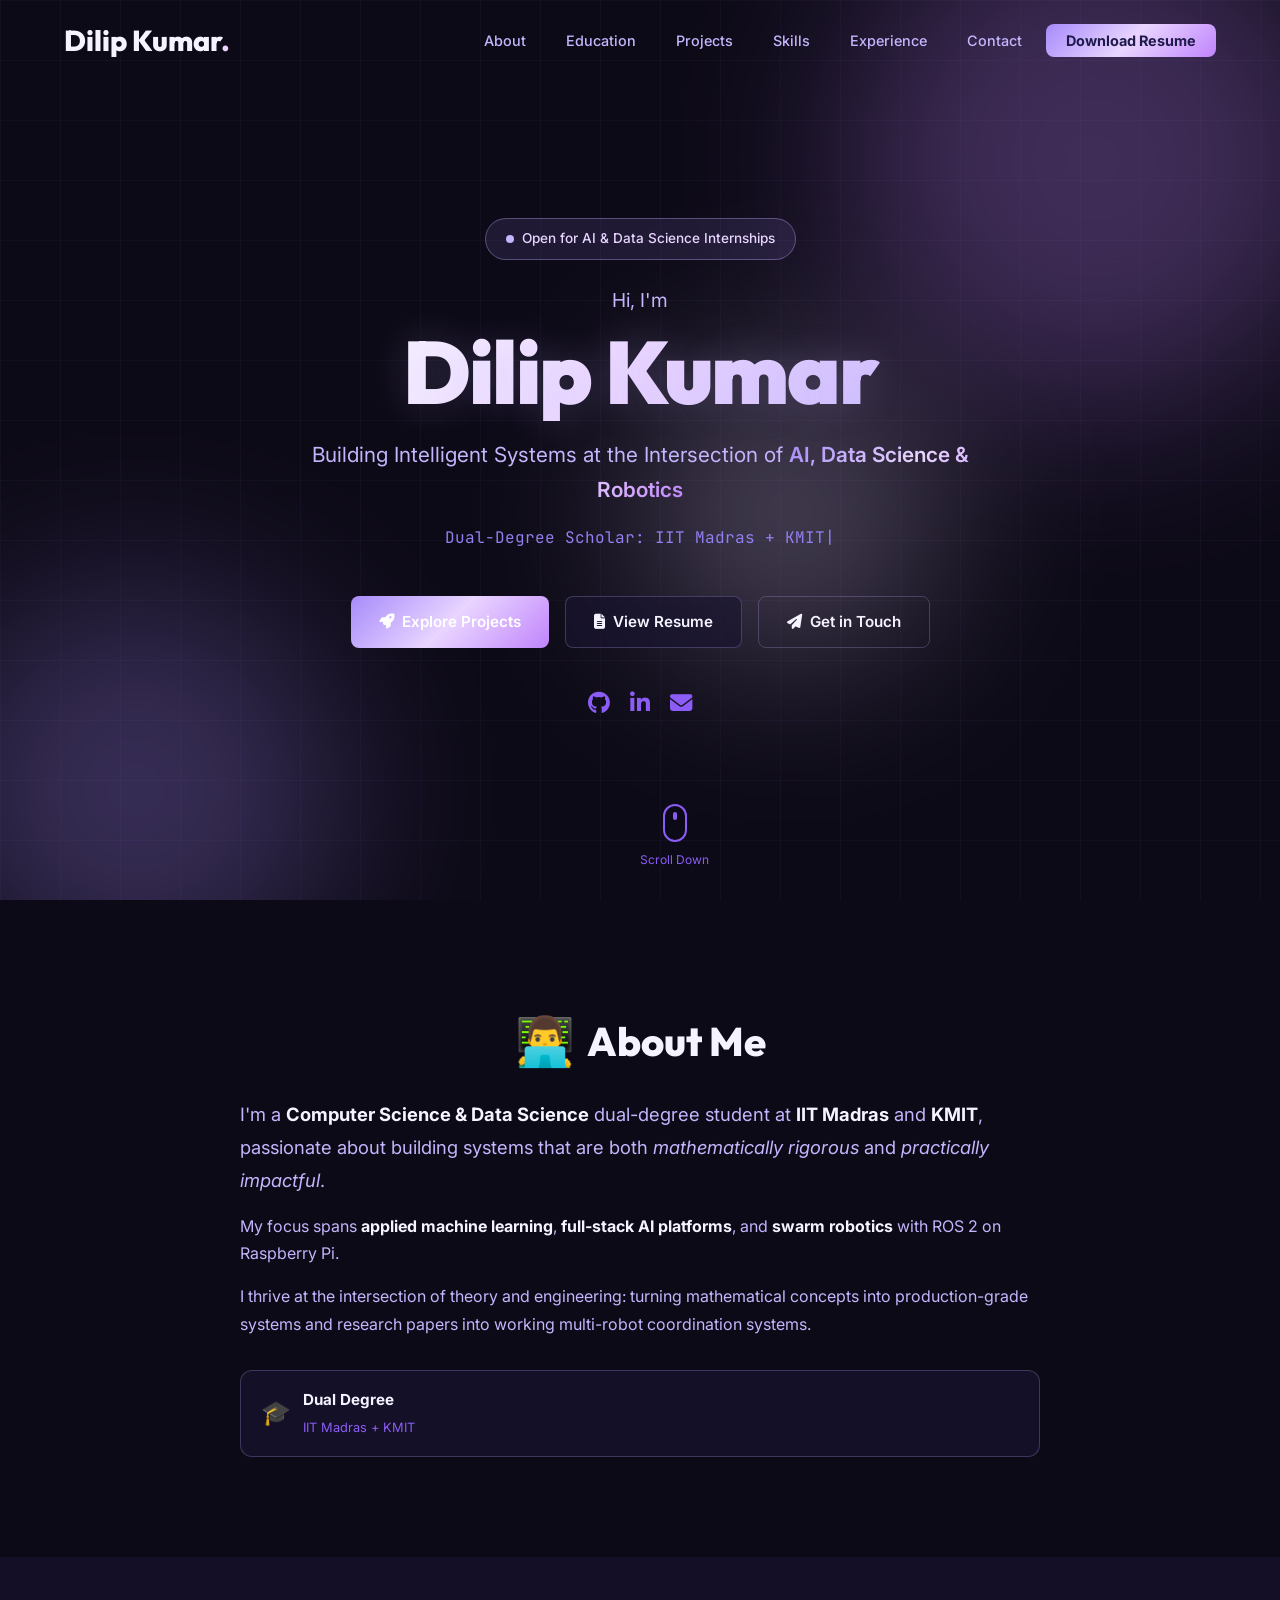
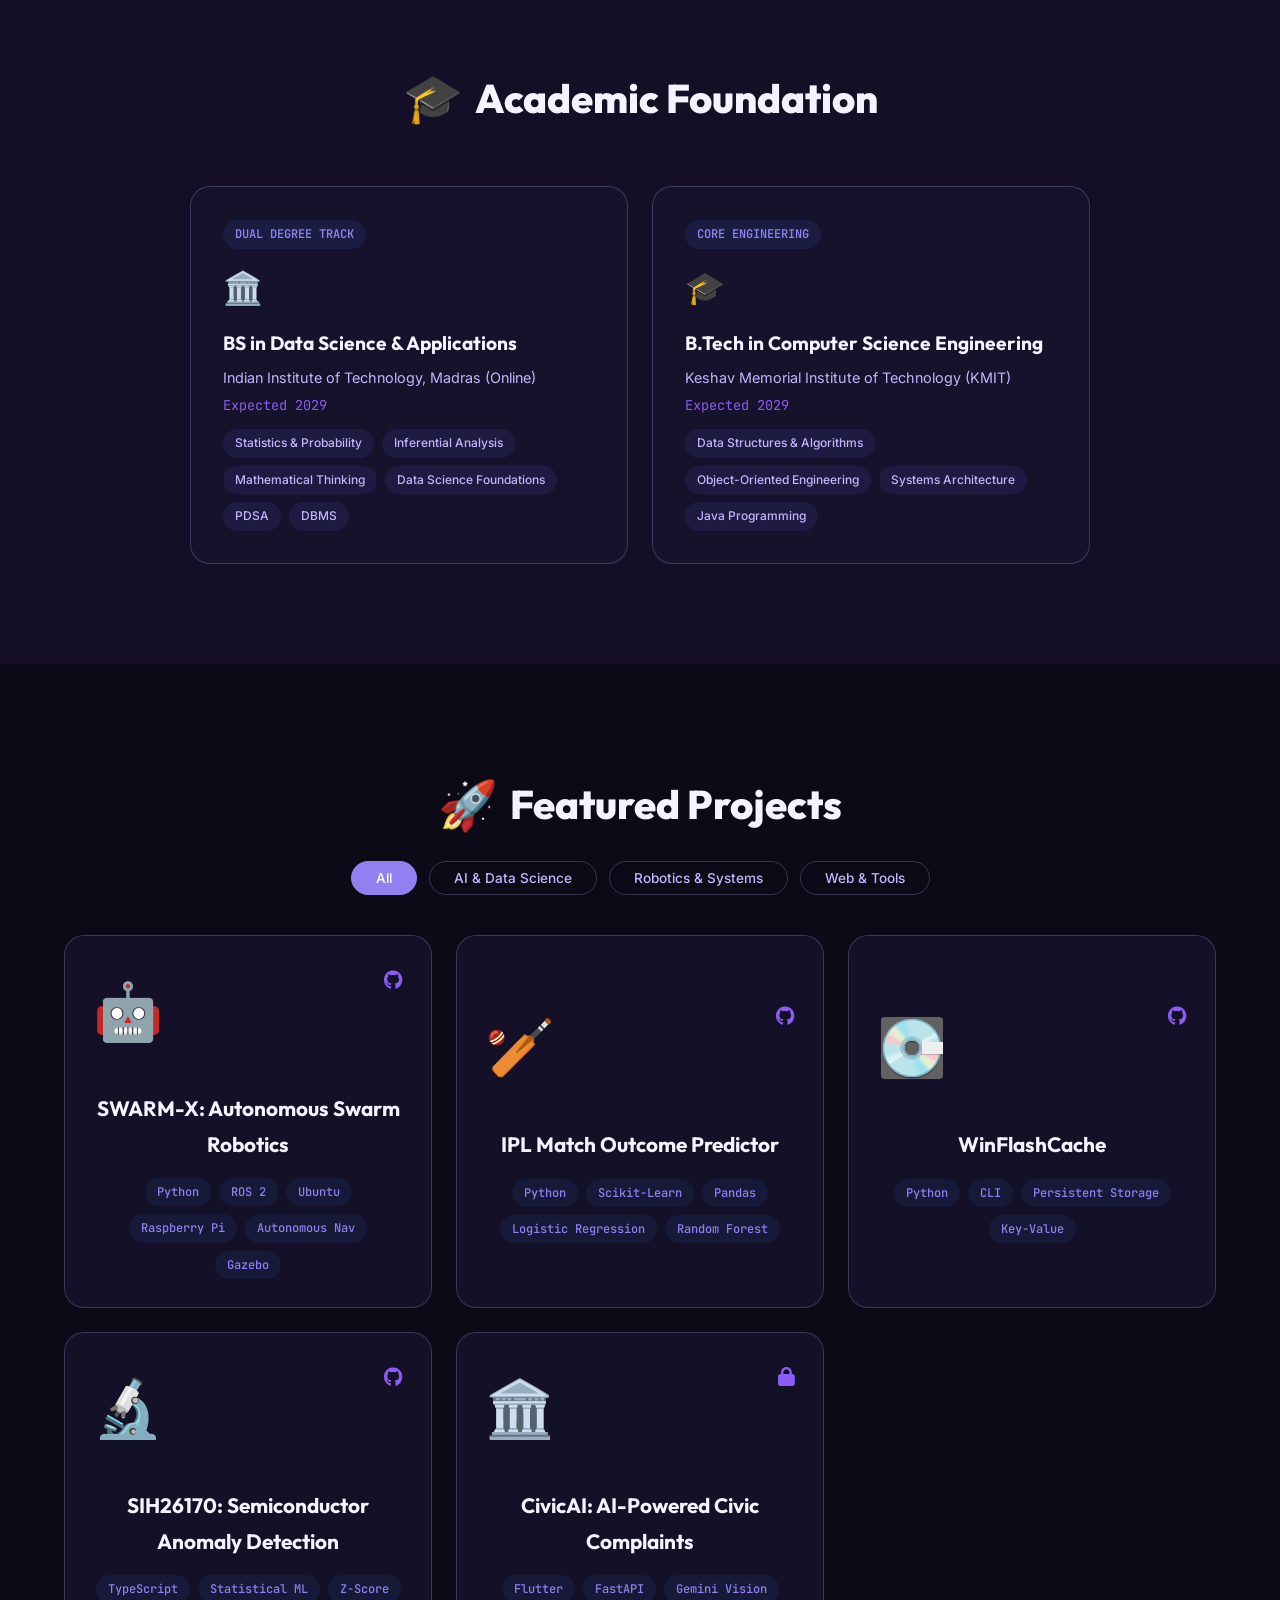
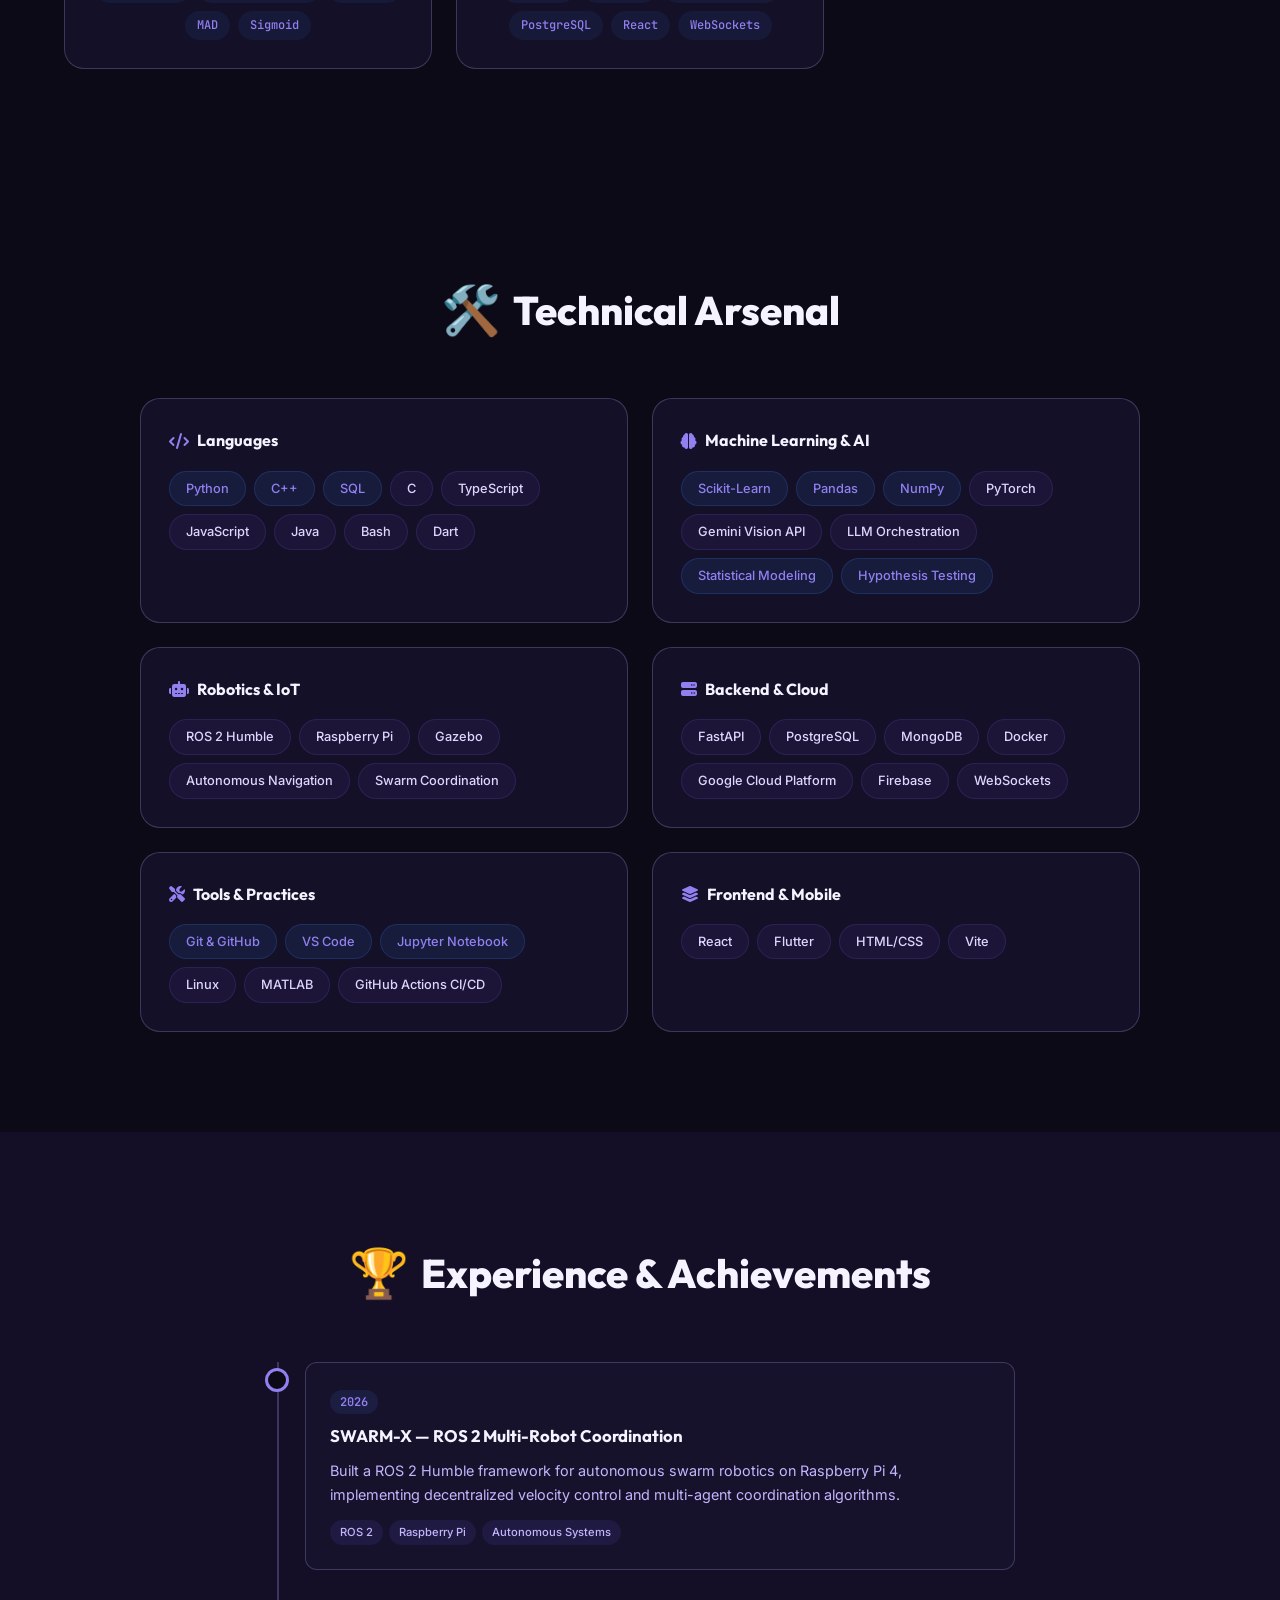
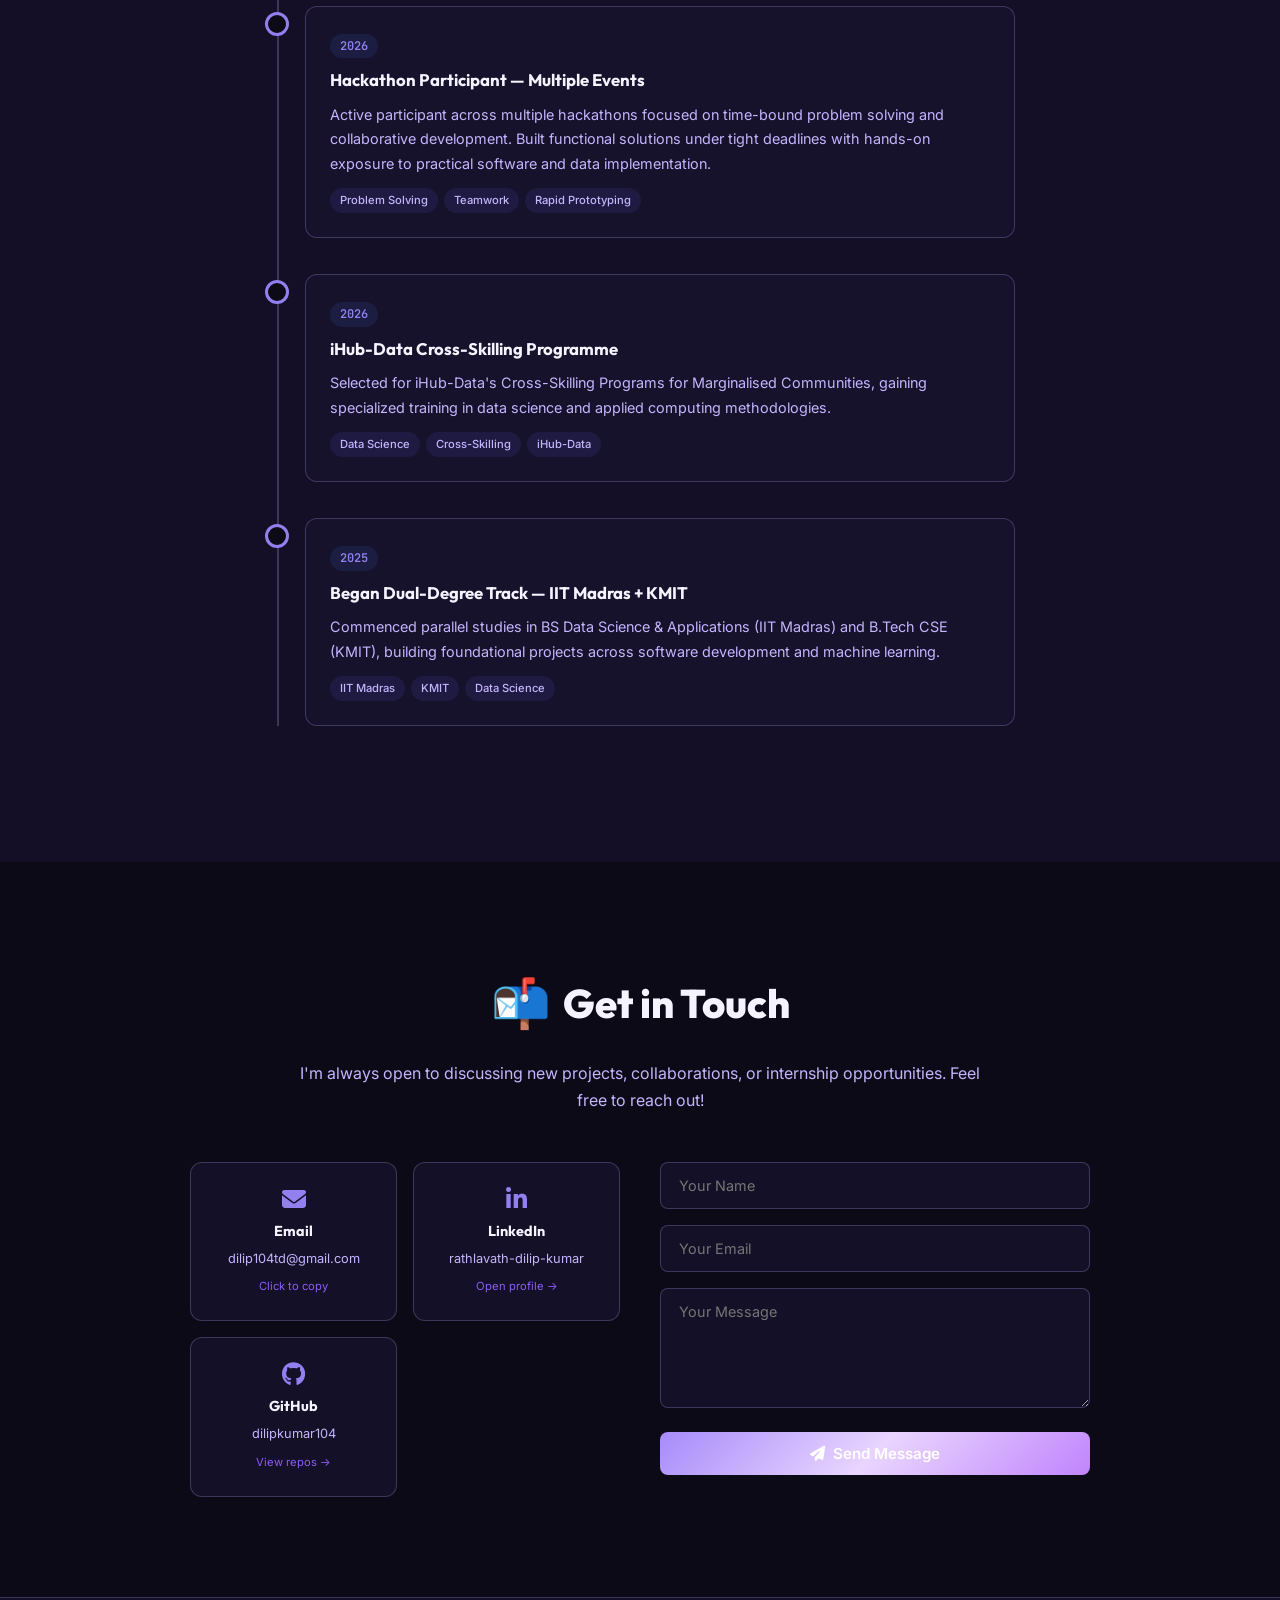
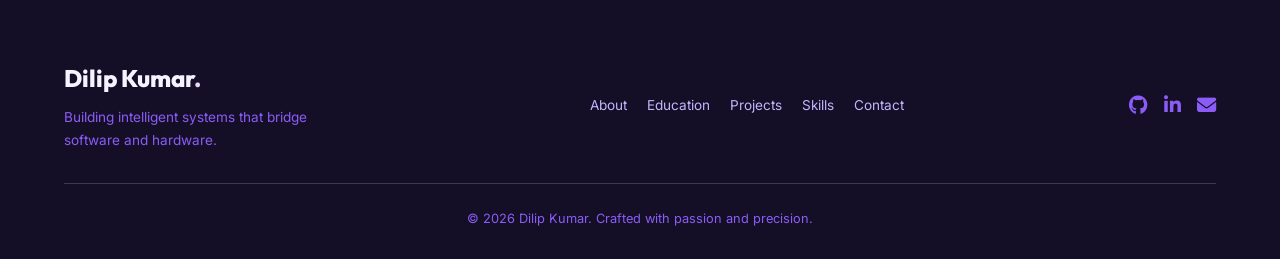
<file: index.html>
<!DOCTYPE html>
<html lang="en">
<head>
    <meta charset="UTF-8">
    <meta name="viewport" content="width=device-width, initial-scale=1.0">
    <title>Dilip Kumar — AI Systems Engineer & Data Scientist</title>
    <meta name="description" content="Portfolio of Rathlavath Dilip Kumar — AI Systems Engineer, Data Scientist, Dual-Degree Scholar at IIT Madras & KMIT. Building intelligent systems at the intersection of AI, Data Science & Robotics.">
    <link rel="preconnect" href="https://fonts.googleapis.com">
    <link rel="preconnect" href="https://fonts.gstatic.com" crossorigin>
    <link href="https://fonts.googleapis.com/css2?family=Inter:wght@300;400;500;600;700;800;900&family=JetBrains+Mono:wght@400;500;600;700&family=Outfit:wght@300;400;500;600;700;800;900&display=swap" rel="stylesheet">
    <link rel="stylesheet" href="https://cdnjs.cloudflare.com/ajax/libs/font-awesome/6.5.1/css/all.min.css">
    <link rel="stylesheet" href="assets/css/styles.css">
</head>
<body>

    <!-- ==================== TOAST NOTIFICATION ==================== -->
    <div id="toast" class="toast" aria-live="polite"></div>

    <!-- ==================== NAVIGATION ==================== -->
    <nav class="navbar" id="navbar">
        <div class="nav-container">
            <a href="#hero" class="nav-logo">Dilip Kumar<span class="logo-dot">.</span></a>
            <button class="nav-toggle" id="navToggle" aria-label="Toggle navigation">
                <span></span><span></span><span></span>
            </button>
            <ul class="nav-menu" id="navMenu">
                <li><a href="#about" class="nav-link">About</a></li>
                <li><a href="#education" class="nav-link">Education</a></li>
                <li><a href="#projects" class="nav-link">Projects</a></li>
                <li><a href="#skills" class="nav-link">Skills</a></li>
                <li><a href="#experience" class="nav-link">Experience</a></li>
                <li><a href="#contact" class="nav-link">Contact</a></li>
                <li><a href="../Dilip_Kumar_R_Resume.docx" download="Dilip_Kumar_R_Resume.docx" class="nav-link nav-cta" id="navResumeBtn">Download Resume</a></li>
            </ul>
        </div>
    </nav>

    <!-- ==================== HERO SECTION ==================== -->
    <section class="hero" id="hero">
        <div class="hero-bg-effects">
            <div class="hero-orb hero-orb-1"></div>
            <div class="hero-orb hero-orb-2"></div>
            <div class="hero-orb hero-orb-3"></div>
            <div class="hero-grid"></div>
        </div>
        <div class="container hero-content">
            <div class="hero-badge">
                <span class="badge-dot"></span>
                Open for AI & Data Science Internships
            </div>
            <h1 class="hero-title">
                <span class="hero-greeting">Hi, I'm</span>
                <span class="hero-name">Dilip Kumar</span>
            </h1>
            <p class="hero-subtitle">Building Intelligent Systems at the Intersection of <span class="gradient-text">AI, Data Science & Robotics</span></p>
            <p class="hero-tagline">
                <span class="typing-text" id="typingText"></span><span class="typing-cursor">|</span>
            </p>
            <div class="hero-ctas">
                <a href="#projects" class="btn btn-primary"><i class="fas fa-rocket"></i> Explore Projects</a>
                <a href="../Dilip_Kumar_R_Resume.docx" download="Dilip_Kumar_R_Resume.docx" class="btn btn-secondary" id="heroResumeBtn"><i class="fas fa-file-alt"></i> View Resume</a>
                <a href="#contact" class="btn btn-outline"><i class="fas fa-paper-plane"></i> Get in Touch</a>
            </div>
            <div class="hero-socials">
                <a href="https://github.com/dilipkumar104" target="_blank" rel="noopener" aria-label="GitHub"><i class="fab fa-github"></i></a>
                <a href="https://www.linkedin.com/in/rathlavath-dilip-kumar-bb68b0343/" target="_blank" rel="noopener" aria-label="LinkedIn"><i class="fab fa-linkedin-in"></i></a>
                <a href="mailto:dilip104td@gmail.com" aria-label="Email"><i class="fas fa-envelope"></i></a>
            </div>
        </div>
        <div class="scroll-indicator">
            <div class="mouse"><div class="mouse-wheel"></div></div>
            <span>Scroll Down</span>
        </div>
    </section>

    <!-- ==================== ABOUT SECTION ==================== -->
    <section class="section" id="about">
        <div class="container">
            <h2 class="section-title"><span class="section-icon">👨‍💻</span> About Me</h2>
            <div class="about-grid">
                <div class="about-text">
                    <p class="about-lead">I'm a <strong>Computer Science & Data Science</strong> dual-degree student at <strong>IIT Madras</strong> and <strong>KMIT</strong>, passionate about building systems that are both <em>mathematically rigorous</em> and <em>practically impactful</em>.</p>
                    <p>My focus spans <strong>applied machine learning</strong>, <strong>full-stack AI platforms</strong>, and <strong>swarm robotics</strong> with ROS 2 on Raspberry Pi.</p>
                    <p>I thrive at the intersection of theory and engineering: turning mathematical concepts into production-grade systems and research papers into working multi-robot coordination systems.</p>
                    <div class="about-highlights">
                        <div class="highlight-card">
                            <div class="highlight-icon">🎓</div>
                            <div class="highlight-text">
                                <strong>Dual Degree</strong>
                                <span>IIT Madras + KMIT</span>
                            </div>
                        </div>
                    </div>
                </div>
            </div>
        </div>
    </section>

    <!-- ==================== EDUCATION SECTION ==================== -->
    <section class="section section-alt" id="education">
        <div class="container">
            <h2 class="section-title"><span class="section-icon">🎓</span> Academic Foundation</h2>
            <div class="education-grid">
                <div class="edu-card edu-card-primary">
                    <div class="edu-badge">Dual Degree Track</div>
                    <div class="edu-logo">🏛️</div>
                    <h3>BS in Data Science & Applications</h3>
                    <p class="edu-institution">Indian Institute of Technology, Madras (Online)</p>
                    <p class="edu-year">Expected 2029</p>
                    <div class="edu-courses">
                        <span class="course-tag">Statistics & Probability</span>
                        <span class="course-tag">Inferential Analysis</span>
                        <span class="course-tag">Mathematical Thinking</span>
                        <span class="course-tag">Data Science Foundations</span>
                        <span class="course-tag">PDSA</span>
                        <span class="course-tag">DBMS</span>
                    </div>
                </div>
                <div class="edu-card edu-card-primary">
                    <div class="edu-badge">Core Engineering</div>
                    <div class="edu-logo">🎓</div>
                    <h3>B.Tech in Computer Science Engineering</h3>
                    <p class="edu-institution">Keshav Memorial Institute of Technology (KMIT)</p>
                    <p class="edu-year">Expected 2029</p>
                    <div class="edu-courses">
                        <span class="course-tag">Data Structures & Algorithms</span>
                        <span class="course-tag">Object-Oriented Engineering</span>
                        <span class="course-tag">Systems Architecture</span>
                        <span class="course-tag">Java Programming</span>
                    </div>
                </div>
            </div>
        </div>
    </section>

    <!-- ==================== PROJECTS SECTION ==================== -->
    <section class="section" id="projects">
        <div class="container">
            <h2 class="section-title"><span class="section-icon">🚀</span> Featured Projects</h2>
            <div class="project-filters">
                <button class="filter-btn active" data-filter="all">All</button>
                <button class="filter-btn" data-filter="ai">AI & Data Science</button>
                <button class="filter-btn" data-filter="robotics">Robotics & Systems</button>
                <button class="filter-btn" data-filter="web">Web & Tools</button>
            </div>
            <div class="projects-grid">

                <!-- Project 1: SWARM-X (Minimal) -->
                <div class="project-card project-card-minimal" data-category="robotics">
                    <div class="project-header">
                        <div class="project-icon">🤖</div>
                        <div class="project-links">
                            <a href="https://github.com/dilipkumar104/SWARM-X" target="_blank" rel="noopener" aria-label="View on GitHub"><i class="fab fa-github"></i></a>
                        </div>
                    </div>
                    <h3 class="project-title">SWARM-X: Autonomous Swarm Robotics</h3>
                    <div class="project-tags">
                        <span>Python</span><span>ROS 2</span><span>Ubuntu</span><span>Raspberry Pi</span><span>Autonomous Nav</span><span>Gazebo</span>
                    </div>
                </div>

                <!-- Project 2: IPL Predictor (Minimal) -->
                <div class="project-card project-card-minimal" data-category="ai">
                    <div class="project-header">
                        <div class="project-icon">🏏</div>
                        <div class="project-links">
                            <a href="https://github.com/dilipkumar104/IPL-Match-Predictor" target="_blank" rel="noopener" aria-label="View on GitHub"><i class="fab fa-github"></i></a>
                        </div>
                    </div>
                    <h3 class="project-title">IPL Match Outcome Predictor</h3>
                    <div class="project-tags">
                        <span>Python</span><span>Scikit-Learn</span><span>Pandas</span><span>Logistic Regression</span><span>Random Forest</span>
                    </div>
                </div>

                <!-- Project 3: WinFlashCache (Minimal) -->
                <div class="project-card project-card-minimal" data-category="web">
                    <div class="project-header">
                        <div class="project-icon">💽</div>
                        <div class="project-links">
                            <a href="https://github.com/dilipkumar104/WinFlashCache" target="_blank" rel="noopener" aria-label="View on GitHub"><i class="fab fa-github"></i></a>
                        </div>
                    </div>
                    <h3 class="project-title">WinFlashCache</h3>
                    <div class="project-tags">
                        <span>Python</span><span>CLI</span><span>Persistent Storage</span><span>Key-Value</span>
                    </div>
                </div>

                <!-- Project 4: SIH Semiconductor (Minimal) -->
                <div class="project-card project-card-minimal" data-category="ai">
                    <div class="project-header">
                        <div class="project-icon">🔬</div>
                        <div class="project-links">
                            <a href="https://github.com/dilipkumar104/temp-sih26170" target="_blank" rel="noopener" aria-label="View on GitHub"><i class="fab fa-github"></i></a>
                        </div>
                    </div>
                    <h3 class="project-title">SIH26170: Semiconductor Anomaly Detection</h3>
                    <div class="project-tags">
                        <span>TypeScript</span><span>Statistical ML</span><span>Z-Score</span><span>MAD</span><span>Sigmoid</span>
                    </div>
                </div>

                <!-- Project 5: CivicAI (Minimal) -->
                <div class="project-card project-card-minimal" data-category="web">
                    <div class="project-header">
                        <div class="project-icon">🏛️</div>
                        <div class="project-links">
                            <a href="#" aria-label="Private Repository"><i class="fas fa-lock"></i></a>
                        </div>
                    </div>
                    <h3 class="project-title">CivicAI: AI-Powered Civic Complaints</h3>
                    <div class="project-tags">
                        <span>Flutter</span><span>FastAPI</span><span>Gemini Vision</span><span>PostgreSQL</span><span>React</span><span>WebSockets</span>
                    </div>
                </div>

            </div>
        </div>
    </section>

    <!-- ==================== SKILLS SECTION ==================== -->
    <section class="section" id="skills">
        <div class="container">
            <h2 class="section-title"><span class="section-icon">🛠️</span> Technical Arsenal</h2>
            <div class="skills-grid">
                <div class="skill-category">
                    <h3 class="skill-category-title"><i class="fas fa-code"></i> Languages</h3>
                    <div class="skill-pills">
                        <span class="skill-pill" data-level="advanced">Python</span>
                        <span class="skill-pill" data-level="advanced">C++</span>
                        <span class="skill-pill" data-level="advanced">SQL</span>
                        <span class="skill-pill" data-level="intermediate">C</span>
                        <span class="skill-pill" data-level="intermediate">TypeScript</span>
                        <span class="skill-pill" data-level="intermediate">JavaScript</span>
                        <span class="skill-pill" data-level="intermediate">Java</span>
                        <span class="skill-pill" data-level="intermediate">Bash</span>
                        <span class="skill-pill" data-level="intermediate">Dart</span>
                    </div>
                </div>
                <div class="skill-category">
                    <h3 class="skill-category-title"><i class="fas fa-brain"></i> Machine Learning & AI</h3>
                    <div class="skill-pills">
                        <span class="skill-pill" data-level="advanced">Scikit-Learn</span>
                        <span class="skill-pill" data-level="advanced">Pandas</span>
                        <span class="skill-pill" data-level="advanced">NumPy</span>
                        <span class="skill-pill" data-level="intermediate">PyTorch</span>
                        <span class="skill-pill" data-level="intermediate">Gemini Vision API</span>
                        <span class="skill-pill" data-level="intermediate">LLM Orchestration</span>
                        <span class="skill-pill" data-level="advanced">Statistical Modeling</span>
                        <span class="skill-pill" data-level="advanced">Hypothesis Testing</span>
                    </div>
                </div>
                <div class="skill-category">
                    <h3 class="skill-category-title"><i class="fas fa-robot"></i> Robotics & IoT</h3>
                    <div class="skill-pills">
                        <span class="skill-pill" data-level="intermediate">ROS 2 Humble</span>
                        <span class="skill-pill" data-level="intermediate">Raspberry Pi</span>
                        <span class="skill-pill" data-level="intermediate">Gazebo</span>
                        <span class="skill-pill" data-level="intermediate">Autonomous Navigation</span>
                        <span class="skill-pill" data-level="intermediate">Swarm Coordination</span>
                    </div>
                </div>
                <div class="skill-category">
                    <h3 class="skill-category-title"><i class="fas fa-server"></i> Backend & Cloud</h3>
                    <div class="skill-pills">
                        <span class="skill-pill" data-level="intermediate">FastAPI</span>
                        <span class="skill-pill" data-level="intermediate">PostgreSQL</span>
                        <span class="skill-pill" data-level="intermediate">MongoDB</span>
                        <span class="skill-pill" data-level="intermediate">Docker</span>
                        <span class="skill-pill" data-level="intermediate">Google Cloud Platform</span>
                        <span class="skill-pill" data-level="intermediate">Firebase</span>
                        <span class="skill-pill" data-level="intermediate">WebSockets</span>
                    </div>
                </div>
                <div class="skill-category">
                    <h3 class="skill-category-title"><i class="fas fa-tools"></i> Tools & Practices</h3>
                    <div class="skill-pills">
                        <span class="skill-pill" data-level="advanced">Git & GitHub</span>
                        <span class="skill-pill" data-level="advanced">VS Code</span>
                        <span class="skill-pill" data-level="advanced">Jupyter Notebook</span>
                        <span class="skill-pill" data-level="intermediate">Linux</span>
                        <span class="skill-pill" data-level="intermediate">MATLAB</span>
                        <span class="skill-pill" data-level="intermediate">GitHub Actions CI/CD</span>
                    </div>
                </div>
                <div class="skill-category">
                    <h3 class="skill-category-title"><i class="fas fa-layer-group"></i> Frontend & Mobile</h3>
                    <div class="skill-pills">
                        <span class="skill-pill" data-level="intermediate">React</span>
                        <span class="skill-pill" data-level="intermediate">Flutter</span>
                        <span class="skill-pill" data-level="intermediate">HTML/CSS</span>
                        <span class="skill-pill" data-level="intermediate">Vite</span>
                    </div>
                </div>
            </div>
        </div>
    </section>

    <!-- ==================== EXPERIENCE SECTION ==================== -->
    <section class="section section-alt" id="experience">
        <div class="container">
            <h2 class="section-title"><span class="section-icon">🏆</span> Experience & Achievements</h2>
            <div class="timeline">
                <div class="timeline-item">
                    <div class="timeline-dot"></div>
                    <div class="timeline-content">
                        <div class="timeline-badge">2026</div>
                        <h3>SWARM-X — ROS 2 Multi-Robot Coordination</h3>
                        <p>Built a ROS 2 Humble framework for autonomous swarm robotics on Raspberry Pi 4, implementing decentralized velocity control and multi-agent coordination algorithms.</p>
                        <div class="timeline-tags"><span>ROS 2</span><span>Raspberry Pi</span><span>Autonomous Systems</span></div>
                    </div>
                </div>
                <div class="timeline-item">
                    <div class="timeline-dot"></div>
                    <div class="timeline-content">
                        <div class="timeline-badge">2026</div>
                        <h3>Hackathon Participant — Multiple Events</h3>
                        <p>Active participant across multiple hackathons focused on time-bound problem solving and collaborative development. Built functional solutions under tight deadlines with hands-on exposure to practical software and data implementation.</p>
                        <div class="timeline-tags"><span>Problem Solving</span><span>Teamwork</span><span>Rapid Prototyping</span></div>
                    </div>
                </div>
                <div class="timeline-item">
                    <div class="timeline-dot"></div>
                    <div class="timeline-content">
                        <div class="timeline-badge">2026</div>
                        <h3>iHub-Data Cross-Skilling Programme</h3>
                        <p>Selected for iHub-Data's Cross-Skilling Programs for Marginalised Communities, gaining specialized training in data science and applied computing methodologies.</p>
                        <div class="timeline-tags"><span>Data Science</span><span>Cross-Skilling</span><span>iHub-Data</span></div>
                    </div>
                </div>
                <div class="timeline-item">
                    <div class="timeline-dot"></div>
                    <div class="timeline-content">
                        <div class="timeline-badge">2025</div>
                        <h3>Began Dual-Degree Track — IIT Madras + KMIT</h3>
                        <p>Commenced parallel studies in BS Data Science & Applications (IIT Madras) and B.Tech CSE (KMIT), building foundational projects across software development and machine learning.</p>
                        <div class="timeline-tags"><span>IIT Madras</span><span>KMIT</span><span>Data Science</span></div>
                    </div>
                </div>
            </div>
        </div>
    </section>

    <!-- ==================== CONTACT SECTION ==================== -->
    <section class="section" id="contact">
        <div class="container">
            <h2 class="section-title"><span class="section-icon">📬</span> Get in Touch</h2>
            <p class="section-subtitle">I'm always open to discussing new projects, collaborations, or internship opportunities. Feel free to reach out!</p>
            <div class="contact-grid">
                <div class="contact-cards">
                    <div class="contact-card" data-copy="dilip104td@gmail.com">
                        <i class="fas fa-envelope"></i>
                        <h4>Email</h4>
                        <p>dilip104td@gmail.com</p>
                        <span class="copy-hint">Click to copy</span>
                    </div>
                    <a href="https://www.linkedin.com/in/rathlavath-dilip-kumar-bb68b0343/" target="_blank" rel="noopener" class="contact-card contact-card-link">
                        <i class="fab fa-linkedin-in"></i>
                        <h4>LinkedIn</h4>
                        <p>rathlavath-dilip-kumar</p>
                        <span class="copy-hint">Open profile →</span>
                    </a>
                    <a href="https://github.com/dilipkumar104" target="_blank" rel="noopener" class="contact-card contact-card-link">
                        <i class="fab fa-github"></i>
                        <h4>GitHub</h4>
                        <p>dilipkumar104</p>
                        <span class="copy-hint">View repos →</span>
                    </a>
                </div>
                <div class="contact-form-wrapper">
                    <form class="contact-form" id="contactForm">
                        <div class="form-group">
                            <input type="text" id="formName" placeholder="Your Name" required>
                        </div>
                        <div class="form-group">
                            <input type="email" id="formEmail" placeholder="Your Email" required>
                        </div>
                        <div class="form-group">
                            <textarea id="formMessage" placeholder="Your Message" rows="5" required></textarea>
                        </div>
                        <button type="submit" class="btn btn-primary btn-full"><i class="fas fa-paper-plane"></i> Send Message</button>
                    </form>
                </div>
            </div>
        </div>
    </section>

    <!-- ==================== FOOTER ==================== -->
    <footer class="footer">
        <div class="container">
            <div class="footer-content">
                <div class="footer-brand">
                    <a href="#hero" class="footer-logo">Dilip Kumar<span class="logo-dot">.</span></a>
                    <p>Building intelligent systems that bridge software and hardware.</p>
                </div>
                <div class="footer-links">
                    <a href="#about">About</a>
                    <a href="#education">Education</a>
                    <a href="#projects">Projects</a>
                    <a href="#skills">Skills</a>
                    <a href="#contact">Contact</a>
                </div>
                <div class="footer-socials">
                    <a href="https://github.com/dilipkumar104" target="_blank" rel="noopener"><i class="fab fa-github"></i></a>
                    <a href="https://www.linkedin.com/in/rathlavath-dilip-kumar-bb68b0343/" target="_blank" rel="noopener"><i class="fab fa-linkedin-in"></i></a>
                    <a href="mailto:dilip104td@gmail.com"><i class="fas fa-envelope"></i></a>
                </div>
            </div>
            <div class="footer-bottom">
                <p>&copy; 2026 Dilip Kumar. Crafted with passion and precision.</p>
            </div>
        </div>
    </footer>

    <!-- ==================== BACK TO TOP ==================== -->
    <button class="back-to-top" id="backToTop" aria-label="Back to top">
        <i class="fas fa-arrow-up"></i>
    </button>

    <script src="assets/js/main.js"></script>
</body>
</html>
</file>
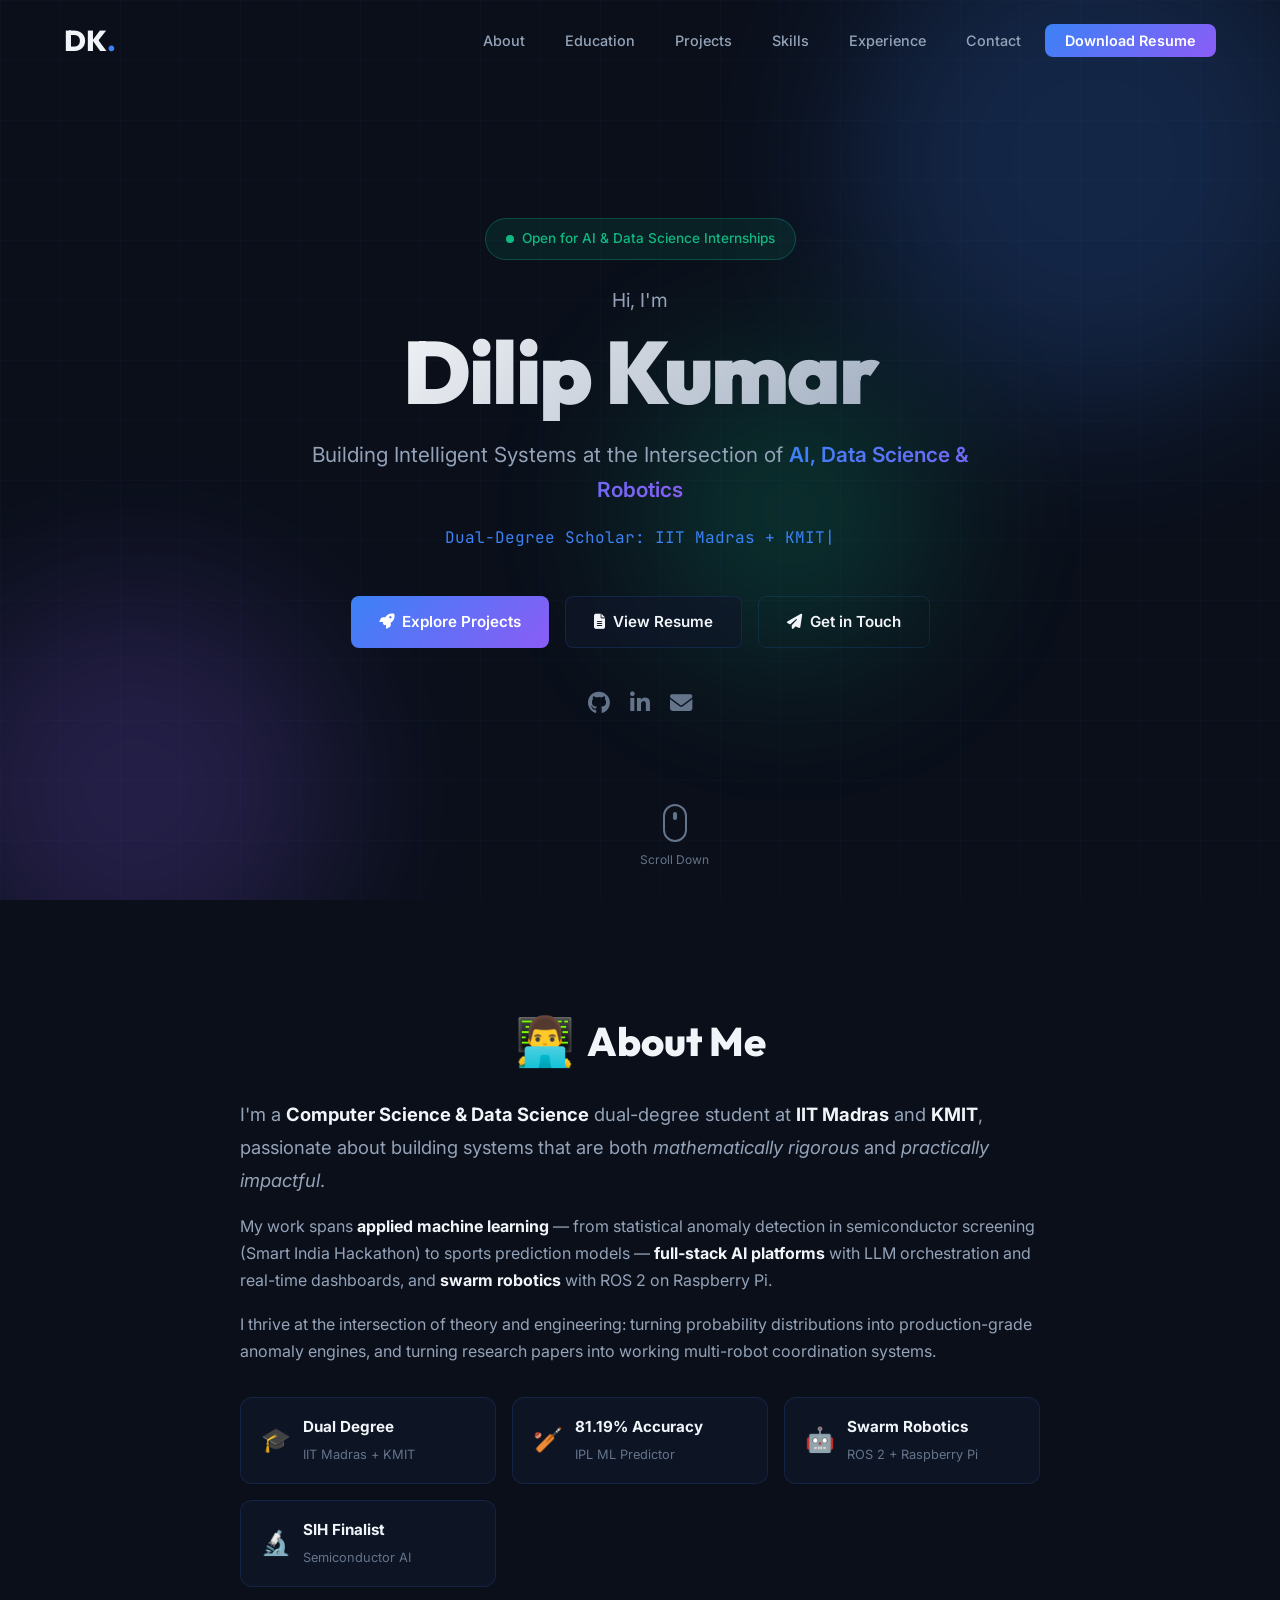
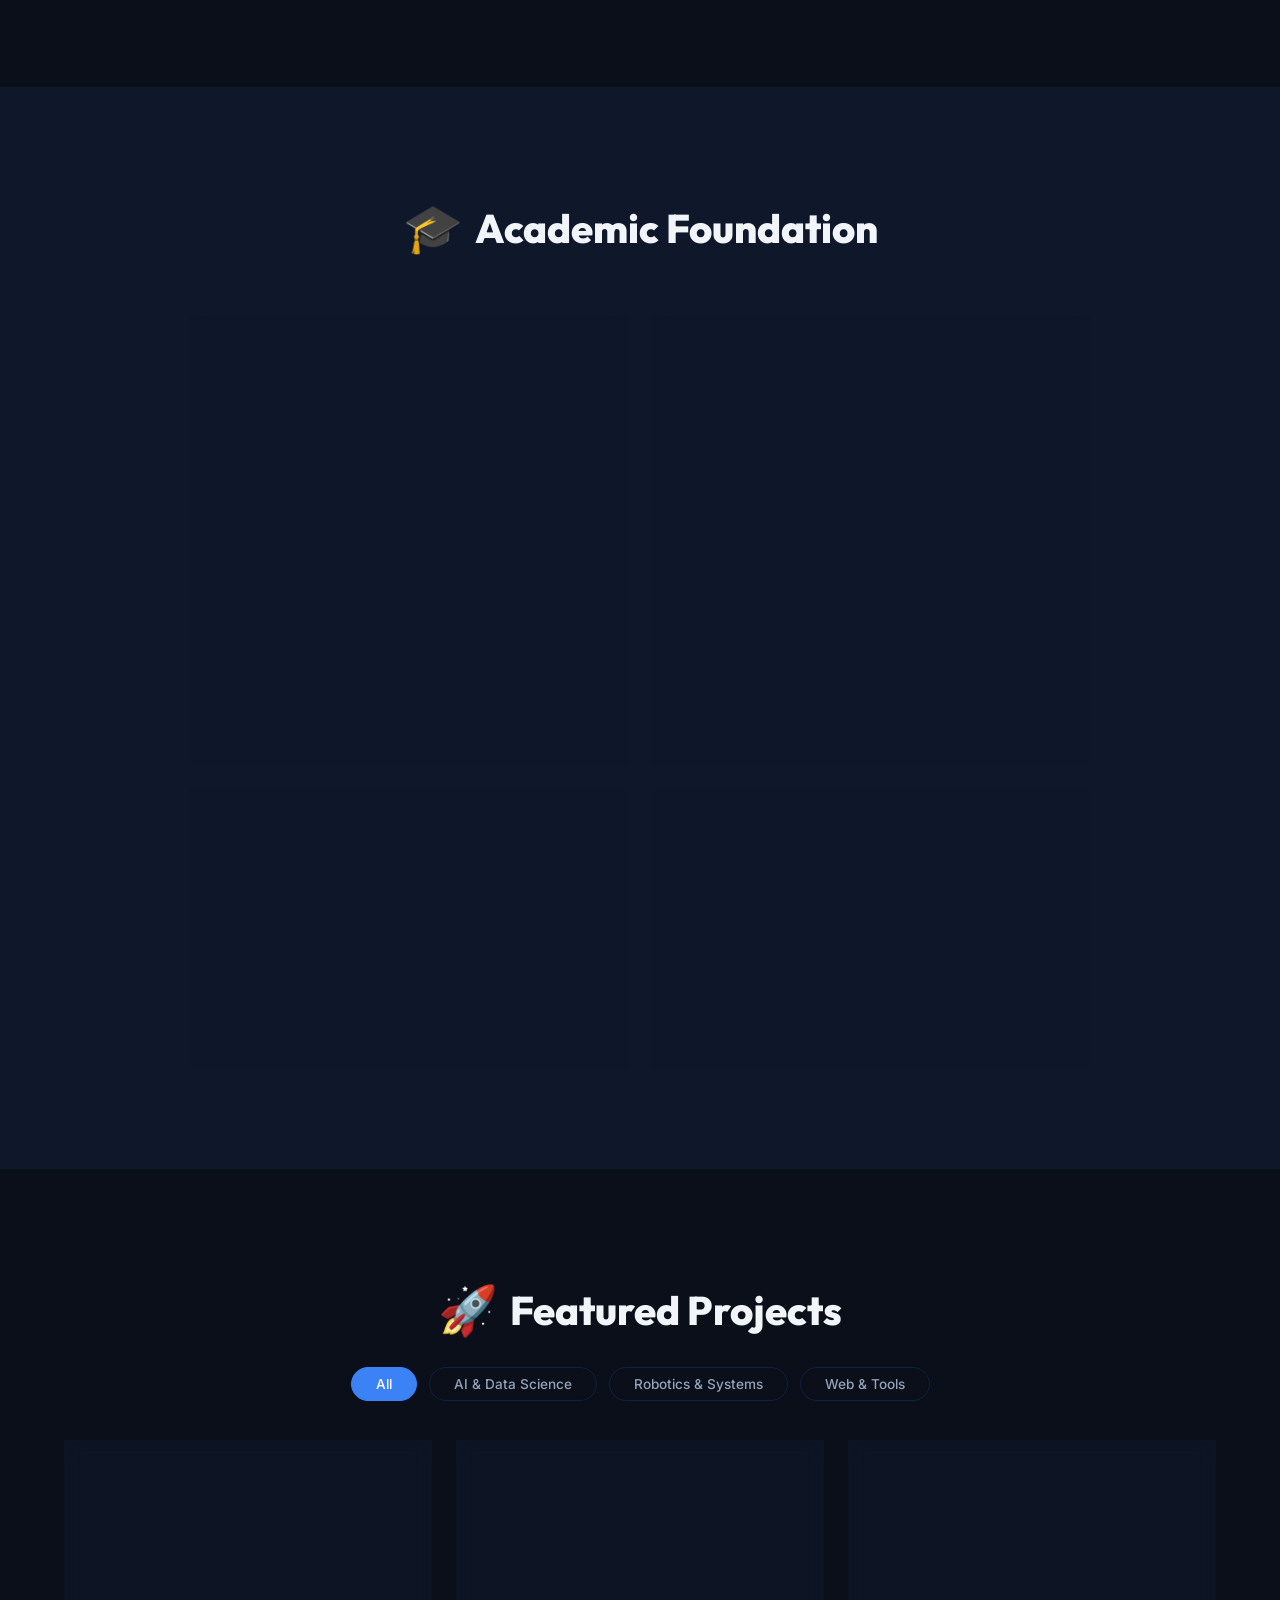
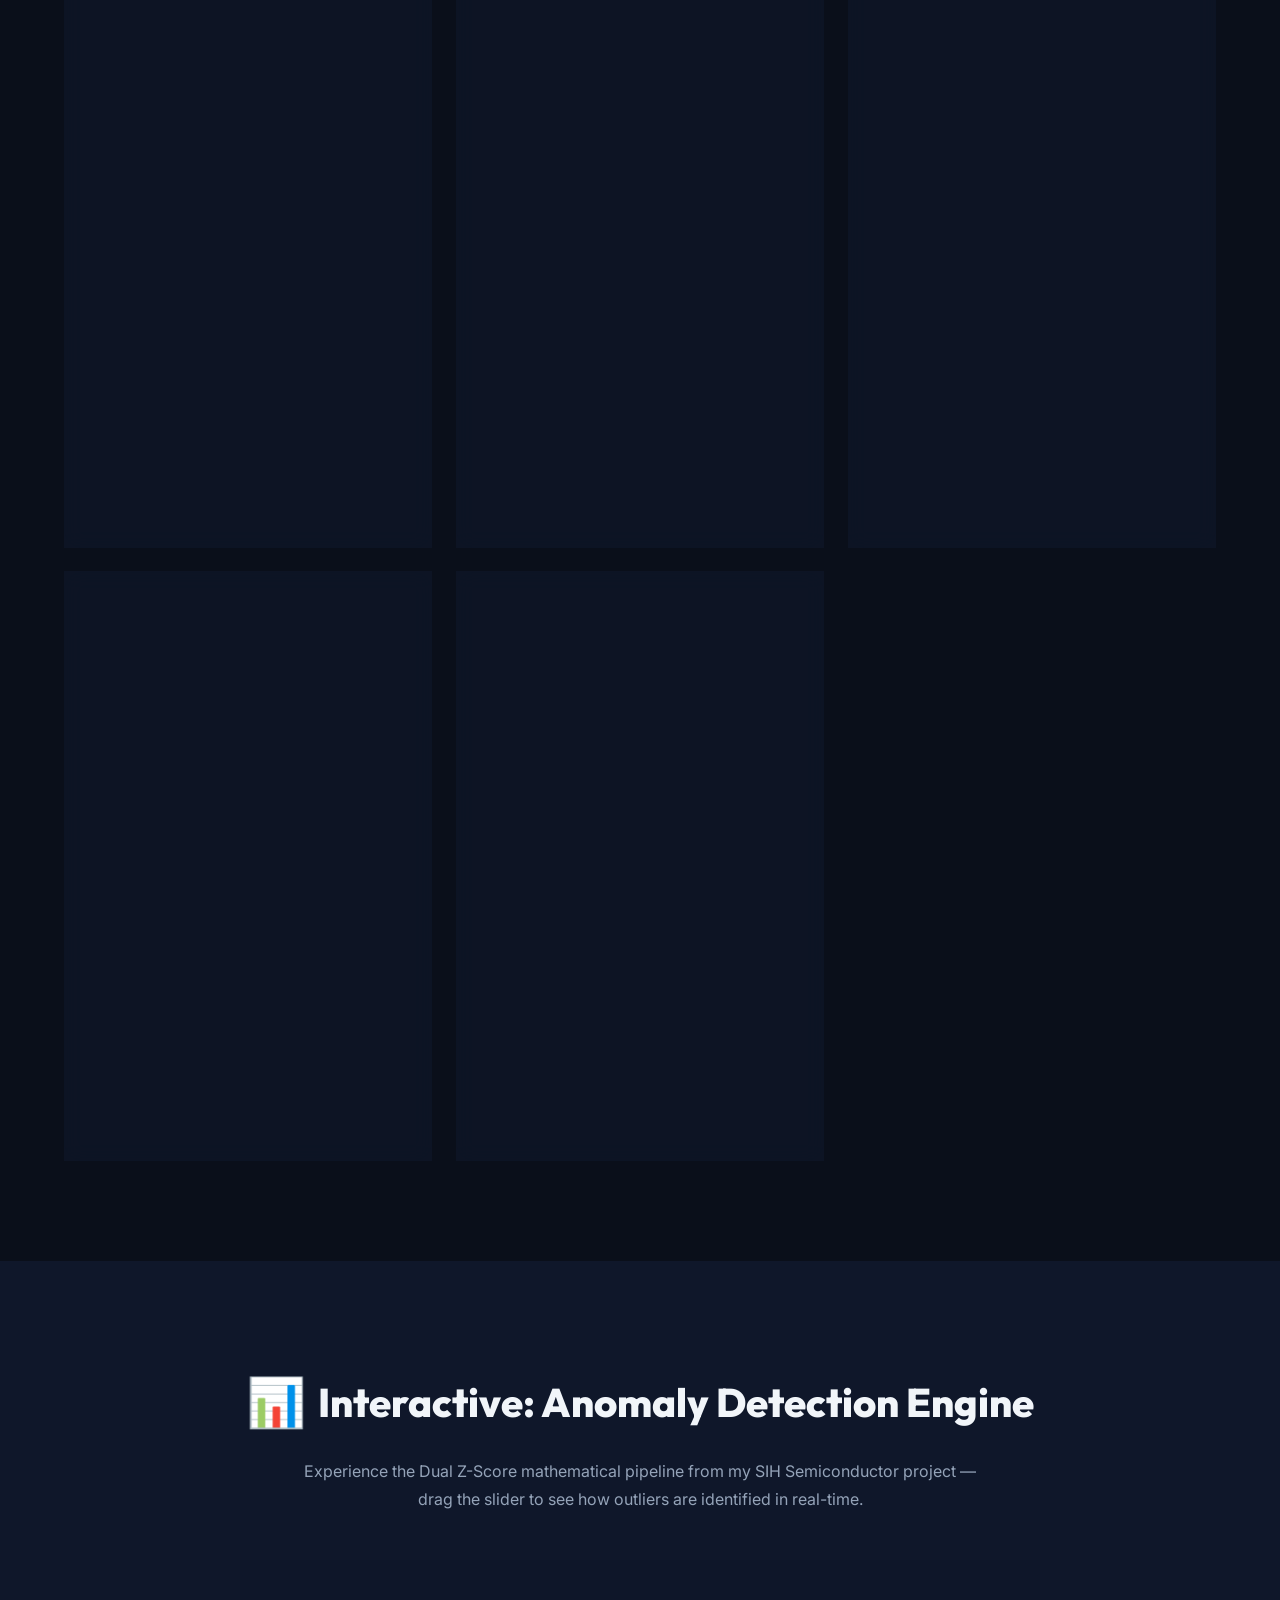
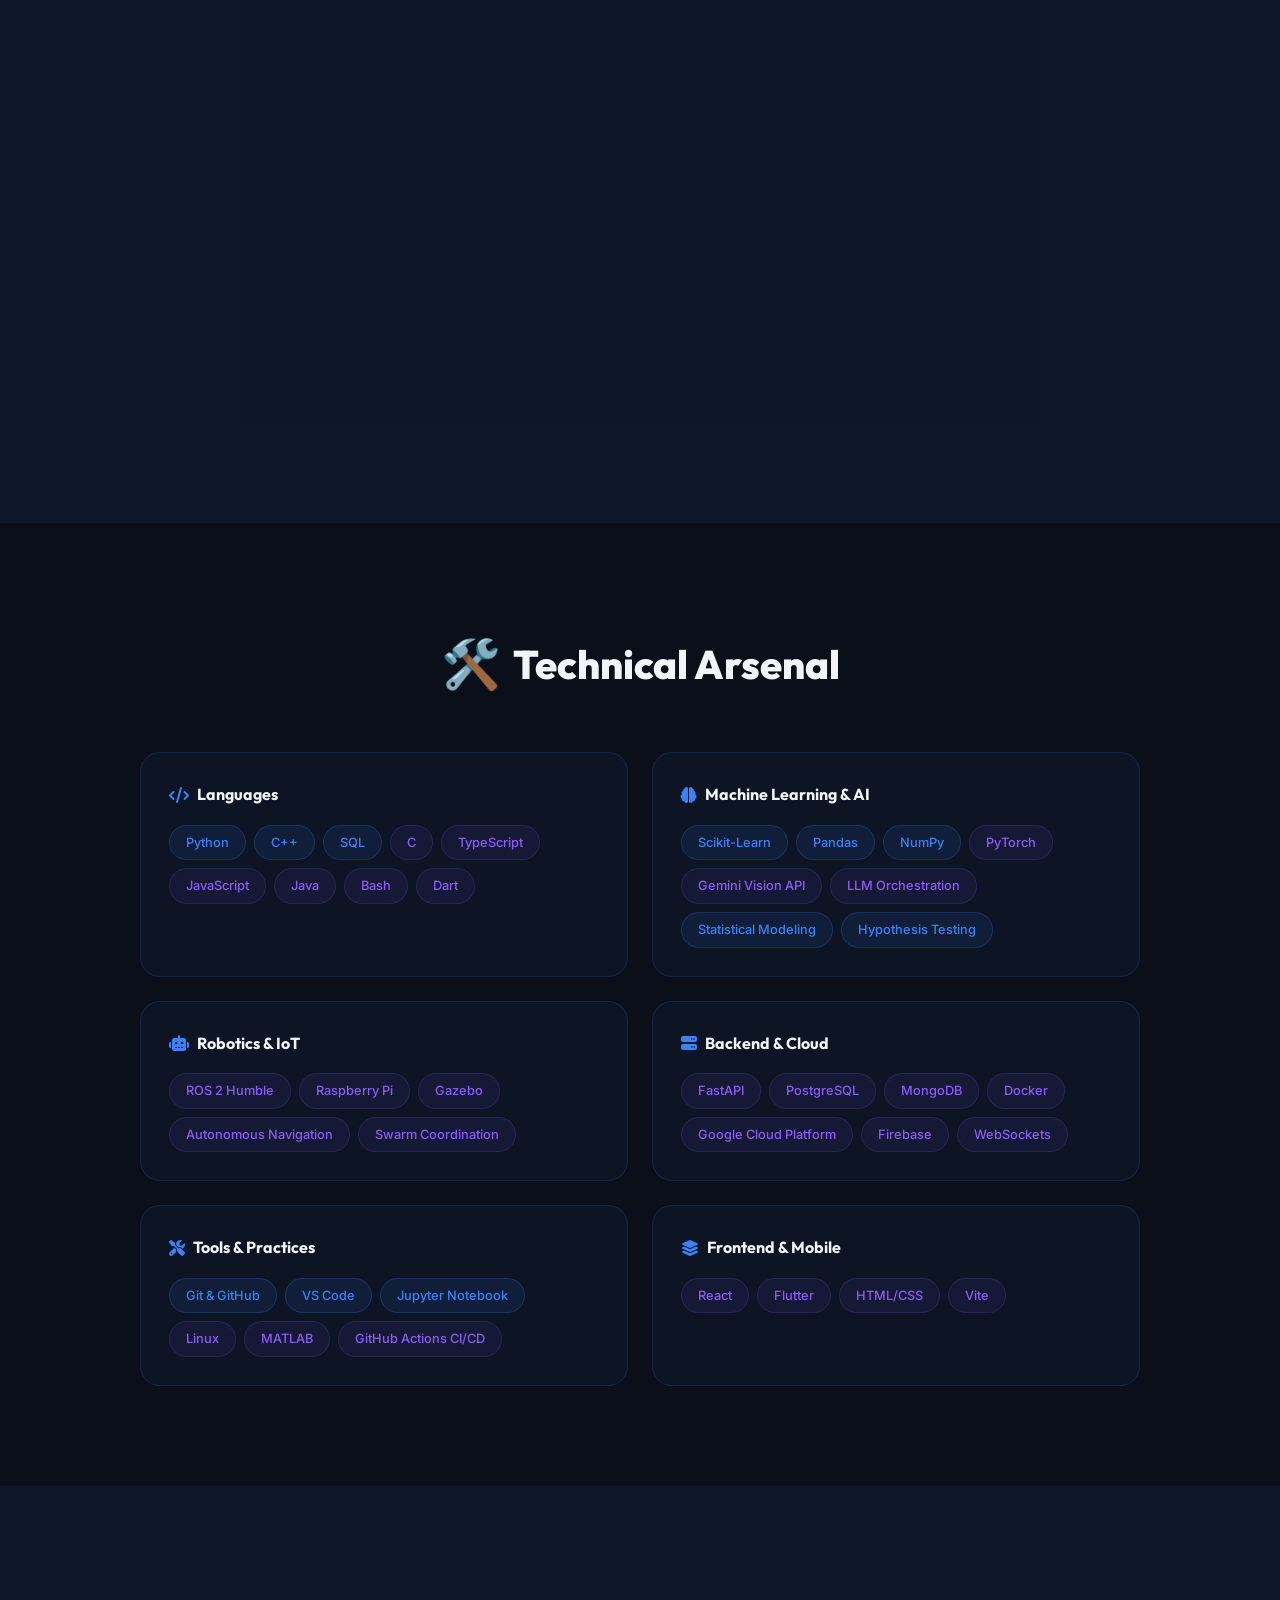
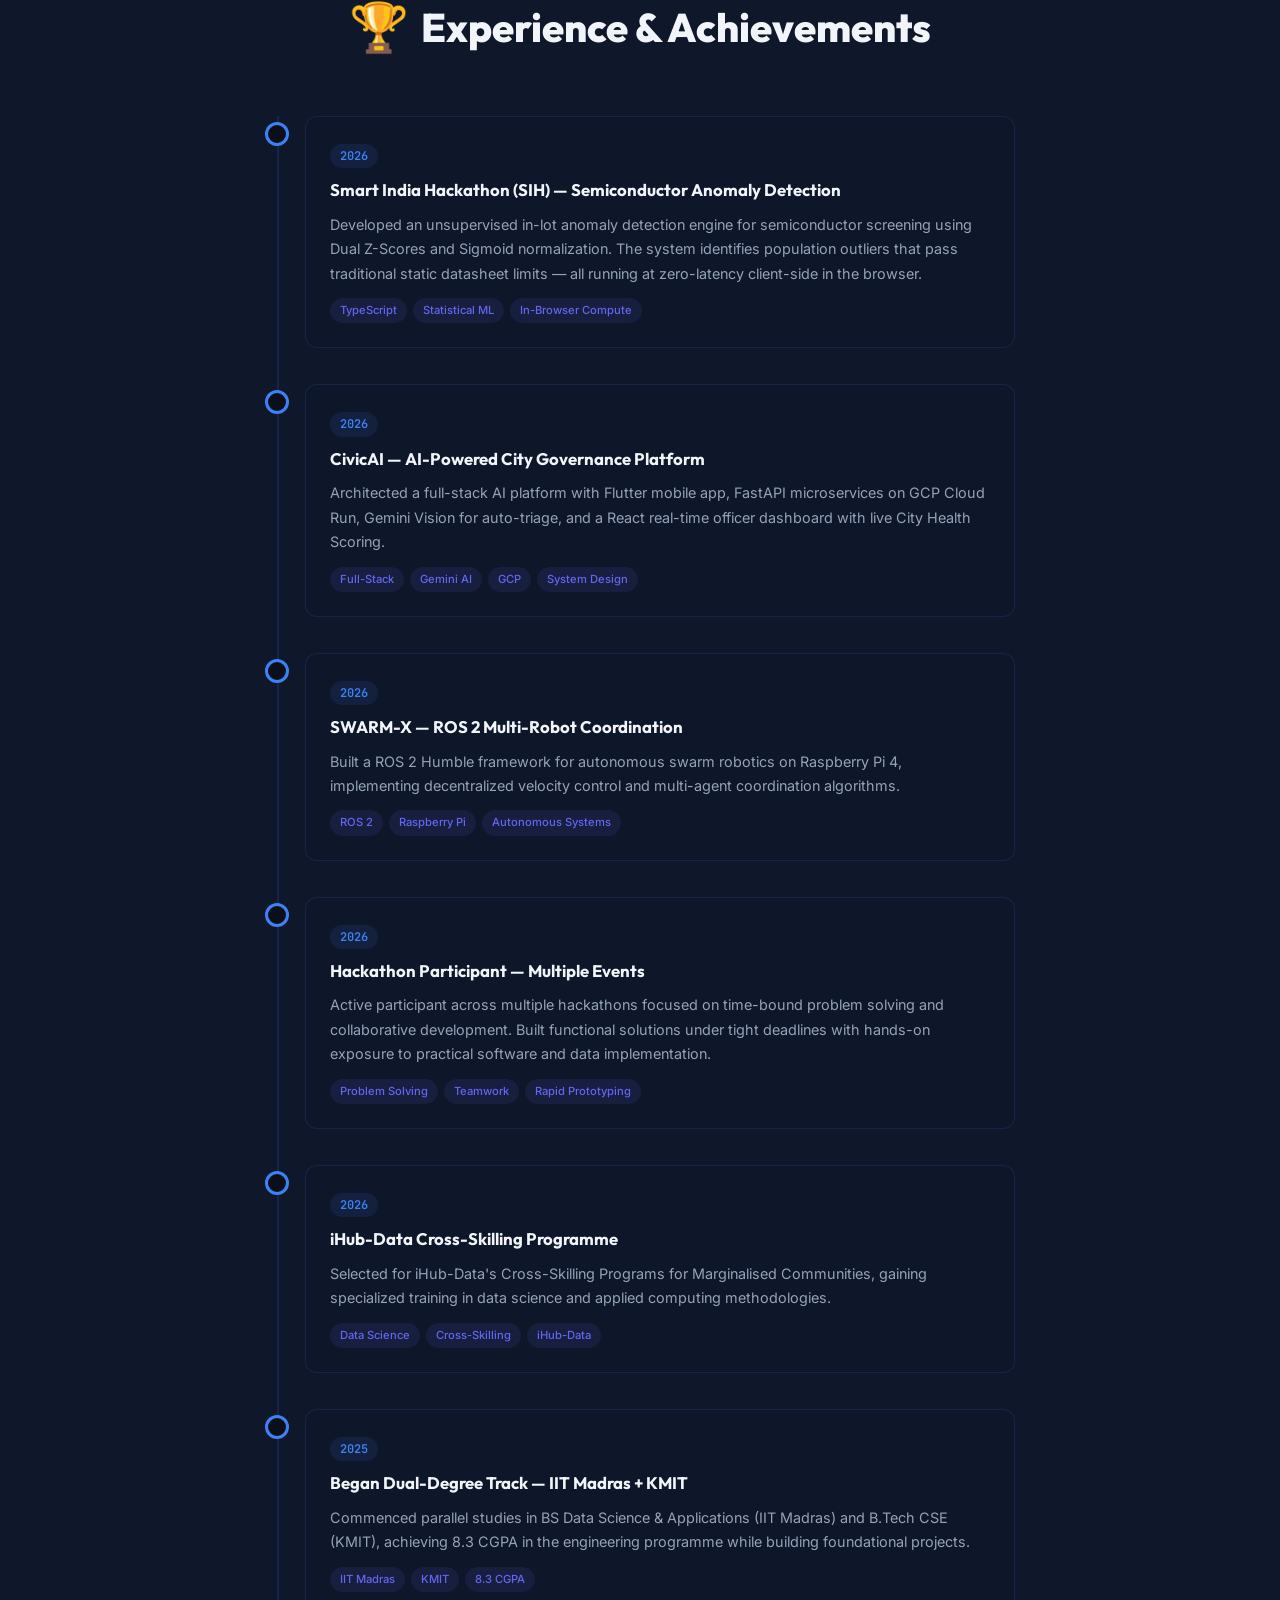
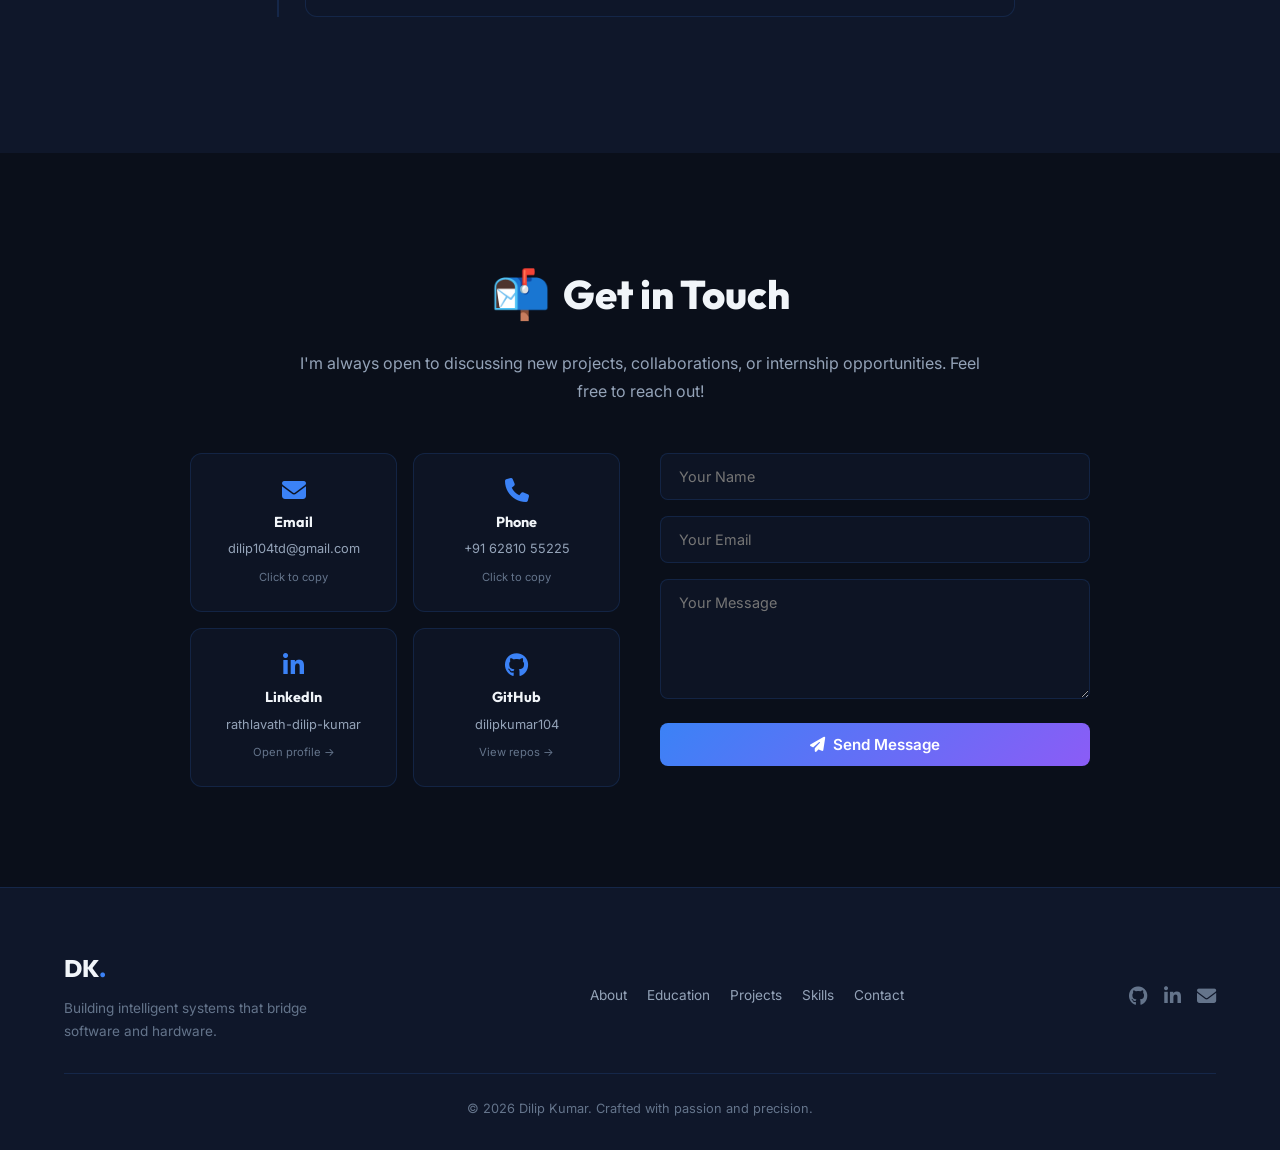
<file: portfolio/index.html>
<!DOCTYPE html>
<html lang="en">
<head>
    <meta charset="UTF-8">
    <meta name="viewport" content="width=device-width, initial-scale=1.0">
    <title>Dilip Kumar — AI Systems Engineer & Data Scientist</title>
    <meta name="description" content="Portfolio of Rathlavath Dilip Kumar — AI Systems Engineer, Data Scientist, Dual-Degree Scholar at IIT Madras & KMIT. Building intelligent systems at the intersection of AI, Data Science & Robotics.">
    <link rel="preconnect" href="https://fonts.googleapis.com">
    <link rel="preconnect" href="https://fonts.gstatic.com" crossorigin>
    <link href="https://fonts.googleapis.com/css2?family=Inter:wght@300;400;500;600;700;800;900&family=JetBrains+Mono:wght@400;500;600;700&family=Outfit:wght@300;400;500;600;700;800;900&display=swap" rel="stylesheet">
    <link rel="stylesheet" href="https://cdnjs.cloudflare.com/ajax/libs/font-awesome/6.5.1/css/all.min.css">
    <link rel="stylesheet" href="assets/css/styles.css">
</head>
<body>

    <!-- ==================== TOAST NOTIFICATION ==================== -->
    <div id="toast" class="toast" aria-live="polite"></div>

    <!-- ==================== NAVIGATION ==================== -->
    <nav class="navbar" id="navbar">
        <div class="nav-container">
            <a href="#hero" class="nav-logo">DK<span class="logo-dot">.</span></a>
            <button class="nav-toggle" id="navToggle" aria-label="Toggle navigation">
                <span></span><span></span><span></span>
            </button>
            <ul class="nav-menu" id="navMenu">
                <li><a href="#about" class="nav-link">About</a></li>
                <li><a href="#education" class="nav-link">Education</a></li>
                <li><a href="#projects" class="nav-link">Projects</a></li>
                <li><a href="#skills" class="nav-link">Skills</a></li>
                <li><a href="#experience" class="nav-link">Experience</a></li>
                <li><a href="#contact" class="nav-link">Contact</a></li>
                <li><a href="../Dilip_Kumar_R_Resume.docx" download="Dilip_Kumar_R_Resume.docx" class="nav-link nav-cta" id="navResumeBtn">Download Resume</a></li>
            </ul>
        </div>
    </nav>

    <!-- ==================== HERO SECTION ==================== -->
    <section class="hero" id="hero">
        <div class="hero-bg-effects">
            <div class="hero-orb hero-orb-1"></div>
            <div class="hero-orb hero-orb-2"></div>
            <div class="hero-orb hero-orb-3"></div>
            <div class="hero-grid"></div>
        </div>
        <div class="container hero-content">
            <div class="hero-badge">
                <span class="badge-dot"></span>
                Open for AI & Data Science Internships
            </div>
            <h1 class="hero-title">
                <span class="hero-greeting">Hi, I'm</span>
                <span class="hero-name">Dilip Kumar</span>
            </h1>
            <p class="hero-subtitle">Building Intelligent Systems at the Intersection of <span class="gradient-text">AI, Data Science & Robotics</span></p>
            <p class="hero-tagline">
                <span class="typing-text" id="typingText"></span><span class="typing-cursor">|</span>
            </p>
            <div class="hero-ctas">
                <a href="#projects" class="btn btn-primary"><i class="fas fa-rocket"></i> Explore Projects</a>
                <a href="../Dilip_Kumar_R_Resume.docx" download="Dilip_Kumar_R_Resume.docx" class="btn btn-secondary" id="heroResumeBtn"><i class="fas fa-file-alt"></i> View Resume</a>
                <a href="#contact" class="btn btn-outline"><i class="fas fa-paper-plane"></i> Get in Touch</a>
            </div>
            <div class="hero-socials">
                <a href="https://github.com/dilipkumar104" target="_blank" rel="noopener" aria-label="GitHub"><i class="fab fa-github"></i></a>
                <a href="https://www.linkedin.com/in/rathlavath-dilip-kumar-bb68b0343/" target="_blank" rel="noopener" aria-label="LinkedIn"><i class="fab fa-linkedin-in"></i></a>
                <a href="mailto:dilip104td@gmail.com" aria-label="Email"><i class="fas fa-envelope"></i></a>
            </div>
        </div>
        <div class="scroll-indicator">
            <div class="mouse"><div class="mouse-wheel"></div></div>
            <span>Scroll Down</span>
        </div>
    </section>

    <!-- ==================== ABOUT SECTION ==================== -->
    <section class="section" id="about">
        <div class="container">
            <h2 class="section-title"><span class="section-icon">👨‍💻</span> About Me</h2>
            <div class="about-grid">
                <div class="about-text">
                    <p class="about-lead">I'm a <strong>Computer Science & Data Science</strong> dual-degree student at <strong>IIT Madras</strong> and <strong>KMIT</strong>, passionate about building systems that are both <em>mathematically rigorous</em> and <em>practically impactful</em>.</p>
                    <p>My work spans <strong>applied machine learning</strong> — from statistical anomaly detection in semiconductor screening (Smart India Hackathon) to sports prediction models — <strong>full-stack AI platforms</strong> with LLM orchestration and real-time dashboards, and <strong>swarm robotics</strong> with ROS 2 on Raspberry Pi.</p>
                    <p>I thrive at the intersection of theory and engineering: turning probability distributions into production-grade anomaly engines, and turning research papers into working multi-robot coordination systems.</p>
                    <div class="about-highlights">
                        <div class="highlight-card">
                            <div class="highlight-icon">🎓</div>
                            <div class="highlight-text">
                                <strong>Dual Degree</strong>
                                <span>IIT Madras + KMIT</span>
                            </div>
                        </div>
                        <div class="highlight-card">
                            <div class="highlight-icon">🏏</div>
                            <div class="highlight-text">
                                <strong>81.19% Accuracy</strong>
                                <span>IPL ML Predictor</span>
                            </div>
                        </div>
                        <div class="highlight-card">
                            <div class="highlight-icon">🤖</div>
                            <div class="highlight-text">
                                <strong>Swarm Robotics</strong>
                                <span>ROS 2 + Raspberry Pi</span>
                            </div>
                        </div>
                        <div class="highlight-card">
                            <div class="highlight-icon">🔬</div>
                            <div class="highlight-text">
                                <strong>SIH Finalist</strong>
                                <span>Semiconductor AI</span>
                            </div>
                        </div>
                    </div>
                </div>
            </div>
        </div>
    </section>

    <!-- ==================== EDUCATION SECTION ==================== -->
    <section class="section section-alt" id="education">
        <div class="container">
            <h2 class="section-title"><span class="section-icon">🎓</span> Academic Foundation</h2>
            <div class="education-grid">
                <div class="edu-card edu-card-primary">
                    <div class="edu-badge">Dual Degree Track</div>
                    <div class="edu-logo">🏛️</div>
                    <h3>BS in Data Science & Applications</h3>
                    <p class="edu-institution">Indian Institute of Technology, Madras (Online)</p>
                    <p class="edu-year">Expected 2029</p>
                    <div class="edu-courses">
                        <span class="course-tag">Statistics & Probability</span>
                        <span class="course-tag">Inferential Analysis</span>
                        <span class="course-tag">Mathematical Thinking</span>
                        <span class="course-tag">Data Science Foundations</span>
                        <span class="course-tag">PDSA</span>
                        <span class="course-tag">DBMS</span>
                    </div>
                </div>
                <div class="edu-card edu-card-primary">
                    <div class="edu-badge">Core Engineering</div>
                    <div class="edu-logo">🎓</div>
                    <h3>B.Tech in Computer Science Engineering</h3>
                    <p class="edu-institution">Keshav Memorial Institute of Technology (KMIT)</p>
                    <p class="edu-year">Expected 2029</p>
                    <div class="edu-gpa"><span class="gpa-number">8.3</span> CGPA</div>
                    <div class="edu-courses">
                        <span class="course-tag">Data Structures & Algorithms</span>
                        <span class="course-tag">Object-Oriented Engineering</span>
                        <span class="course-tag">Systems Architecture</span>
                        <span class="course-tag">Java Programming</span>
                    </div>
                </div>
                <div class="edu-card edu-card-secondary">
                    <div class="edu-logo">📚</div>
                    <h3>Narayana Jr. College</h3>
                    <p class="edu-institution">Intermediate (2021 – 2023)</p>
                    <div class="edu-gpa"><span class="gpa-number">88.4</span>%</div>
                </div>
                <div class="edu-card edu-card-secondary">
                    <div class="edu-logo">🏫</div>
                    <h3>Bhashyam High School</h3>
                    <p class="edu-institution">6th – 10th (2021)</p>
                    <div class="edu-gpa"><span class="gpa-number">10</span> CGPA</div>
                </div>
            </div>
        </div>
    </section>

    <!-- ==================== PROJECTS SECTION ==================== -->
    <section class="section" id="projects">
        <div class="container">
            <h2 class="section-title"><span class="section-icon">🚀</span> Featured Projects</h2>
            <div class="project-filters">
                <button class="filter-btn active" data-filter="all">All</button>
                <button class="filter-btn" data-filter="ai">AI & Data Science</button>
                <button class="filter-btn" data-filter="robotics">Robotics & Systems</button>
                <button class="filter-btn" data-filter="web">Web & Tools</button>
            </div>
            <div class="projects-grid">

                <!-- Project 1: SIH Semiconductor -->
                <div class="project-card" data-category="ai">
                    <div class="project-header">
                        <div class="project-icon">🔬</div>
                        <div class="project-links">
                            <a href="https://github.com/dilipkumar104/temp-sih26170" target="_blank" rel="noopener" aria-label="View on GitHub"><i class="fab fa-github"></i></a>
                        </div>
                    </div>
                    <h3 class="project-title">SIH26170: Semiconductor Anomaly Detection</h3>
                    <p class="project-subtitle">Smart India Hackathon • Unsupervised In-Lot Learning</p>
                    <p class="project-desc">A 5-step mathematical pipeline using Dual Z-Scores (Standard Z + Robust MAD Z) with Sigmoid scoring for real-time semiconductor wafer screening. Identifies "static-pass" population outliers at the 99.6th percentile — entirely client-side, zero-latency in-browser execution.</p>
                    <div class="project-metrics">
                        <div class="metric"><span class="metric-value">99.6<sup>th</sup></span><span class="metric-label">Percentile Detection</span></div>
                        <div class="metric"><span class="metric-value">1,000</span><span class="metric-label">Components Screened</span></div>
                        <div class="metric"><span class="metric-value">0ms</span><span class="metric-label">Latency (In-Browser)</span></div>
                    </div>
                    <div class="project-tags">
                        <span>TypeScript</span><span>Statistical Modeling</span><span>Z-Score</span><span>MAD</span><span>Sigmoid</span><span>In-Browser ML</span>
                    </div>
                </div>

                <!-- Project 2: CivicAI -->
                <div class="project-card" data-category="web">
                    <div class="project-header">
                        <div class="project-icon">🏛️</div>
                        <div class="project-links">
                            <a href="#" aria-label="Private Repository"><i class="fas fa-lock"></i></a>
                        </div>
                    </div>
                    <h3 class="project-title">CivicAI: AI-Powered Civic Complaint Platform</h3>
                    <p class="project-subtitle">Full-Stack • Gemini Vision • Real-time Dashboard</p>
                    <p class="project-desc">A multimodal AI platform where citizens photograph civic issues via a Flutter mobile app. The AI pipeline (Google Gemini Pro Vision) auto-categorizes, scores priority (0–100), and routes complaints to city departments. Officers manage queues through a React dashboard with real-time WebSocket updates and a live City Health Score.</p>
                    <div class="project-metrics">
                        <div class="metric"><span class="metric-value">4</span><span class="metric-label">AI Pipeline Stages</span></div>
                        <div class="metric"><span class="metric-value">Live</span><span class="metric-label">WebSocket Updates</span></div>
                        <div class="metric"><span class="metric-value">0–100</span><span class="metric-label">Priority Scoring</span></div>
                    </div>
                    <div class="project-tags">
                        <span>Flutter</span><span>FastAPI</span><span>Gemini Vision</span><span>PostgreSQL</span><span>GCP Cloud Run</span><span>React</span><span>WebSockets</span>
                    </div>
                </div>

                <!-- Project 3: SWARM-X -->
                <div class="project-card" data-category="robotics">
                    <div class="project-header">
                        <div class="project-icon">🤖</div>
                        <div class="project-links">
                            <a href="https://github.com/dilipkumar104/SWARM-X" target="_blank" rel="noopener" aria-label="View on GitHub"><i class="fab fa-github"></i></a>
                        </div>
                    </div>
                    <h3 class="project-title">SWARM-X: Autonomous Swarm Robotics</h3>
                    <p class="project-subtitle">ROS 2 Humble • Raspberry Pi 4 • Multi-Agent Control</p>
                    <p class="project-desc">A ROS 2 Humble framework for swarm robotics on Ubuntu 22.04, featuring autonomous navigation, Raspberry Pi 4 hardware integration, and decentralized /cmd_vel velocity control for coordinated multi-robot operations.</p>
                    <div class="project-metrics">
                        <div class="metric"><span class="metric-value">ROS 2</span><span class="metric-label">Framework</span></div>
                        <div class="metric"><span class="metric-value">Multi</span><span class="metric-label">Agent Coordination</span></div>
                        <div class="metric"><span class="metric-value">RPi 4</span><span class="metric-label">Hardware</span></div>
                    </div>
                    <div class="project-tags">
                        <span>Python</span><span>ROS 2</span><span>Ubuntu</span><span>Raspberry Pi</span><span>Autonomous Nav</span><span>Gazebo</span>
                    </div>
                </div>

                <!-- Project 4: IPL Predictor -->
                <div class="project-card" data-category="ai">
                    <div class="project-header">
                        <div class="project-icon">🏏</div>
                        <div class="project-links">
                            <a href="https://github.com/dilipkumar104/IPL-Match-Predictor" target="_blank" rel="noopener" aria-label="View on GitHub"><i class="fab fa-github"></i></a>
                        </div>
                    </div>
                    <h3 class="project-title">IPL Match Outcome Predictor</h3>
                    <p class="project-subtitle">Machine Learning • Feature Engineering • Binary Classification</p>
                    <p class="project-desc">Built an IPL match prediction model analyzing 1,090+ matches, boosting accuracy from a 43% multi-class baseline to 81.19% by reformulating as binary classification. Team win rates accounted for 60% of model weight vs. under 10% for toss advantage.</p>
                    <div class="project-metrics">
                        <div class="metric"><span class="metric-value">81.19%</span><span class="metric-label">Test Accuracy</span></div>
                        <div class="metric"><span class="metric-value">1,090+</span><span class="metric-label">Matches Analyzed</span></div>
                        <div class="metric"><span class="metric-value">+38%</span><span class="metric-label">Accuracy Boost</span></div>
                    </div>
                    <div class="project-tags">
                        <span>Python</span><span>Scikit-Learn</span><span>Pandas</span><span>Logistic Regression</span><span>Random Forest</span>
                    </div>
                </div>

                <!-- Project 5: WinFlashCache -->
                <div class="project-card" data-category="web">
                    <div class="project-header">
                        <div class="project-icon">💽</div>
                        <div class="project-links">
                            <a href="https://github.com/dilipkumar104/WinFlashCache" target="_blank" rel="noopener" aria-label="View on GitHub"><i class="fab fa-github"></i></a>
                        </div>
                    </div>
                    <h3 class="project-title">WinFlashCache</h3>
                    <p class="project-subtitle">CLI Tool • Persistent Key-Value Store</p>
                    <p class="project-desc">A command-line interface tool where users can store, retrieve, and delete data using keys, with data persisting across terminal sessions. Built in Python with efficient file-based storage.</p>
                    <div class="project-tags">
                        <span>Python</span><span>CLI</span><span>Persistent Storage</span><span>Key-Value</span>
                    </div>
                </div>

            </div>
        </div>
    </section>

    <!-- ==================== ANOMALY DETECTION VISUALIZER ==================== -->
    <section class="section section-alt" id="visualizer">
        <div class="container">
            <h2 class="section-title"><span class="section-icon">📊</span> Interactive: Anomaly Detection Engine</h2>
            <p class="section-subtitle">Experience the Dual Z-Score mathematical pipeline from my SIH Semiconductor project — drag the slider to see how outliers are identified in real-time.</p>
            <div class="visualizer-container">
                <div class="viz-controls">
                    <label for="anomalySlider">Component Leakage Current (μA):</label>
                    <input type="range" id="anomalySlider" min="5" max="35" step="0.1" value="10.5">
                    <span class="slider-value" id="sliderValue">10.5 μA</span>
                </div>
                <div class="viz-results">
                    <div class="viz-card">
                        <div class="viz-label">Lot Median (μ)</div>
                        <div class="viz-value">10.5 μA</div>
                    </div>
                    <div class="viz-card">
                        <div class="viz-label">Standard Z-Score</div>
                        <div class="viz-value" id="zScore">0.00</div>
                    </div>
                    <div class="viz-card">
                        <div class="viz-label">MAD Z-Score</div>
                        <div class="viz-value" id="madZScore">0.00</div>
                    </div>
                    <div class="viz-card">
                        <div class="viz-label">Anomaly Score</div>
                        <div class="viz-value" id="anomalyScore">0.00</div>
                    </div>
                    <div class="viz-card viz-card-wide">
                        <div class="viz-label">Risk Classification</div>
                        <div class="viz-value viz-risk" id="riskLevel">✅ Normal</div>
                    </div>
                </div>
                <div class="viz-bar-container">
                    <div class="viz-bar">
                        <div class="viz-bar-fill" id="vizBarFill"></div>
                        <div class="viz-bar-marker" id="vizBarMarker"></div>
                    </div>
                    <div class="viz-bar-labels">
                        <span>Normal</span><span>Elevated</span><span>Warning</span><span>Critical</span>
                    </div>
                </div>
                <p class="viz-formula">A = 1 − e<sup>−|Z|²/4</sup> &nbsp;|&nbsp; Z<sub>MAD</sub> = (x − Median) / (1.4826 × MAD)</p>
            </div>
        </div>
    </section>

    <!-- ==================== SKILLS SECTION ==================== -->
    <section class="section" id="skills">
        <div class="container">
            <h2 class="section-title"><span class="section-icon">🛠️</span> Technical Arsenal</h2>
            <div class="skills-grid">
                <div class="skill-category">
                    <h3 class="skill-category-title"><i class="fas fa-code"></i> Languages</h3>
                    <div class="skill-pills">
                        <span class="skill-pill" data-level="advanced">Python</span>
                        <span class="skill-pill" data-level="advanced">C++</span>
                        <span class="skill-pill" data-level="advanced">SQL</span>
                        <span class="skill-pill" data-level="intermediate">C</span>
                        <span class="skill-pill" data-level="intermediate">TypeScript</span>
                        <span class="skill-pill" data-level="intermediate">JavaScript</span>
                        <span class="skill-pill" data-level="intermediate">Java</span>
                        <span class="skill-pill" data-level="intermediate">Bash</span>
                        <span class="skill-pill" data-level="intermediate">Dart</span>
                    </div>
                </div>
                <div class="skill-category">
                    <h3 class="skill-category-title"><i class="fas fa-brain"></i> Machine Learning & AI</h3>
                    <div class="skill-pills">
                        <span class="skill-pill" data-level="advanced">Scikit-Learn</span>
                        <span class="skill-pill" data-level="advanced">Pandas</span>
                        <span class="skill-pill" data-level="advanced">NumPy</span>
                        <span class="skill-pill" data-level="intermediate">PyTorch</span>
                        <span class="skill-pill" data-level="intermediate">Gemini Vision API</span>
                        <span class="skill-pill" data-level="intermediate">LLM Orchestration</span>
                        <span class="skill-pill" data-level="advanced">Statistical Modeling</span>
                        <span class="skill-pill" data-level="advanced">Hypothesis Testing</span>
                    </div>
                </div>
                <div class="skill-category">
                    <h3 class="skill-category-title"><i class="fas fa-robot"></i> Robotics & IoT</h3>
                    <div class="skill-pills">
                        <span class="skill-pill" data-level="intermediate">ROS 2 Humble</span>
                        <span class="skill-pill" data-level="intermediate">Raspberry Pi</span>
                        <span class="skill-pill" data-level="intermediate">Gazebo</span>
                        <span class="skill-pill" data-level="intermediate">Autonomous Navigation</span>
                        <span class="skill-pill" data-level="intermediate">Swarm Coordination</span>
                    </div>
                </div>
                <div class="skill-category">
                    <h3 class="skill-category-title"><i class="fas fa-server"></i> Backend & Cloud</h3>
                    <div class="skill-pills">
                        <span class="skill-pill" data-level="intermediate">FastAPI</span>
                        <span class="skill-pill" data-level="intermediate">PostgreSQL</span>
                        <span class="skill-pill" data-level="intermediate">MongoDB</span>
                        <span class="skill-pill" data-level="intermediate">Docker</span>
                        <span class="skill-pill" data-level="intermediate">Google Cloud Platform</span>
                        <span class="skill-pill" data-level="intermediate">Firebase</span>
                        <span class="skill-pill" data-level="intermediate">WebSockets</span>
                    </div>
                </div>
                <div class="skill-category">
                    <h3 class="skill-category-title"><i class="fas fa-tools"></i> Tools & Practices</h3>
                    <div class="skill-pills">
                        <span class="skill-pill" data-level="advanced">Git & GitHub</span>
                        <span class="skill-pill" data-level="advanced">VS Code</span>
                        <span class="skill-pill" data-level="advanced">Jupyter Notebook</span>
                        <span class="skill-pill" data-level="intermediate">Linux</span>
                        <span class="skill-pill" data-level="intermediate">MATLAB</span>
                        <span class="skill-pill" data-level="intermediate">GitHub Actions CI/CD</span>
                    </div>
                </div>
                <div class="skill-category">
                    <h3 class="skill-category-title"><i class="fas fa-layer-group"></i> Frontend & Mobile</h3>
                    <div class="skill-pills">
                        <span class="skill-pill" data-level="intermediate">React</span>
                        <span class="skill-pill" data-level="intermediate">Flutter</span>
                        <span class="skill-pill" data-level="intermediate">HTML/CSS</span>
                        <span class="skill-pill" data-level="intermediate">Vite</span>
                    </div>
                </div>
            </div>
        </div>
    </section>

    <!-- ==================== EXPERIENCE SECTION ==================== -->
    <section class="section section-alt" id="experience">
        <div class="container">
            <h2 class="section-title"><span class="section-icon">🏆</span> Experience & Achievements</h2>
            <div class="timeline">
                <div class="timeline-item">
                    <div class="timeline-dot"></div>
                    <div class="timeline-content">
                        <div class="timeline-badge">2026</div>
                        <h3>Smart India Hackathon (SIH) — Semiconductor Anomaly Detection</h3>
                        <p>Developed an unsupervised in-lot anomaly detection engine for semiconductor screening using Dual Z-Scores and Sigmoid normalization. The system identifies population outliers that pass traditional static datasheet limits — all running at zero-latency client-side in the browser.</p>
                        <div class="timeline-tags"><span>TypeScript</span><span>Statistical ML</span><span>In-Browser Compute</span></div>
                    </div>
                </div>
                <div class="timeline-item">
                    <div class="timeline-dot"></div>
                    <div class="timeline-content">
                        <div class="timeline-badge">2026</div>
                        <h3>CivicAI — AI-Powered City Governance Platform</h3>
                        <p>Architected a full-stack AI platform with Flutter mobile app, FastAPI microservices on GCP Cloud Run, Gemini Vision for auto-triage, and a React real-time officer dashboard with live City Health Scoring.</p>
                        <div class="timeline-tags"><span>Full-Stack</span><span>Gemini AI</span><span>GCP</span><span>System Design</span></div>
                    </div>
                </div>
                <div class="timeline-item">
                    <div class="timeline-dot"></div>
                    <div class="timeline-content">
                        <div class="timeline-badge">2026</div>
                        <h3>SWARM-X — ROS 2 Multi-Robot Coordination</h3>
                        <p>Built a ROS 2 Humble framework for autonomous swarm robotics on Raspberry Pi 4, implementing decentralized velocity control and multi-agent coordination algorithms.</p>
                        <div class="timeline-tags"><span>ROS 2</span><span>Raspberry Pi</span><span>Autonomous Systems</span></div>
                    </div>
                </div>
                <div class="timeline-item">
                    <div class="timeline-dot"></div>
                    <div class="timeline-content">
                        <div class="timeline-badge">2026</div>
                        <h3>Hackathon Participant — Multiple Events</h3>
                        <p>Active participant across multiple hackathons focused on time-bound problem solving and collaborative development. Built functional solutions under tight deadlines with hands-on exposure to practical software and data implementation.</p>
                        <div class="timeline-tags"><span>Problem Solving</span><span>Teamwork</span><span>Rapid Prototyping</span></div>
                    </div>
                </div>
                <div class="timeline-item">
                    <div class="timeline-dot"></div>
                    <div class="timeline-content">
                        <div class="timeline-badge">2026</div>
                        <h3>iHub-Data Cross-Skilling Programme</h3>
                        <p>Selected for iHub-Data's Cross-Skilling Programs for Marginalised Communities, gaining specialized training in data science and applied computing methodologies.</p>
                        <div class="timeline-tags"><span>Data Science</span><span>Cross-Skilling</span><span>iHub-Data</span></div>
                    </div>
                </div>
                <div class="timeline-item">
                    <div class="timeline-dot"></div>
                    <div class="timeline-content">
                        <div class="timeline-badge">2025</div>
                        <h3>Began Dual-Degree Track — IIT Madras + KMIT</h3>
                        <p>Commenced parallel studies in BS Data Science & Applications (IIT Madras) and B.Tech CSE (KMIT), achieving 8.3 CGPA in the engineering programme while building foundational projects.</p>
                        <div class="timeline-tags"><span>IIT Madras</span><span>KMIT</span><span>8.3 CGPA</span></div>
                    </div>
                </div>
            </div>
        </div>
    </section>

    <!-- ==================== CONTACT SECTION ==================== -->
    <section class="section" id="contact">
        <div class="container">
            <h2 class="section-title"><span class="section-icon">📬</span> Get in Touch</h2>
            <p class="section-subtitle">I'm always open to discussing new projects, collaborations, or internship opportunities. Feel free to reach out!</p>
            <div class="contact-grid">
                <div class="contact-cards">
                    <div class="contact-card" data-copy="dilip104td@gmail.com">
                        <i class="fas fa-envelope"></i>
                        <h4>Email</h4>
                        <p>dilip104td@gmail.com</p>
                        <span class="copy-hint">Click to copy</span>
                    </div>
                    <div class="contact-card" data-copy="+91 62810 55225">
                        <i class="fas fa-phone"></i>
                        <h4>Phone</h4>
                        <p>+91 62810 55225</p>
                        <span class="copy-hint">Click to copy</span>
                    </div>
                    <a href="https://www.linkedin.com/in/rathlavath-dilip-kumar-bb68b0343/" target="_blank" rel="noopener" class="contact-card contact-card-link">
                        <i class="fab fa-linkedin-in"></i>
                        <h4>LinkedIn</h4>
                        <p>rathlavath-dilip-kumar</p>
                        <span class="copy-hint">Open profile →</span>
                    </a>
                    <a href="https://github.com/dilipkumar104" target="_blank" rel="noopener" class="contact-card contact-card-link">
                        <i class="fab fa-github"></i>
                        <h4>GitHub</h4>
                        <p>dilipkumar104</p>
                        <span class="copy-hint">View repos →</span>
                    </a>
                </div>
                <div class="contact-form-wrapper">
                    <form class="contact-form" id="contactForm">
                        <div class="form-group">
                            <input type="text" id="formName" placeholder="Your Name" required>
                        </div>
                        <div class="form-group">
                            <input type="email" id="formEmail" placeholder="Your Email" required>
                        </div>
                        <div class="form-group">
                            <textarea id="formMessage" placeholder="Your Message" rows="5" required></textarea>
                        </div>
                        <button type="submit" class="btn btn-primary btn-full"><i class="fas fa-paper-plane"></i> Send Message</button>
                    </form>
                </div>
            </div>
        </div>
    </section>

    <!-- ==================== FOOTER ==================== -->
    <footer class="footer">
        <div class="container">
            <div class="footer-content">
                <div class="footer-brand">
                    <a href="#hero" class="footer-logo">DK<span class="logo-dot">.</span></a>
                    <p>Building intelligent systems that bridge software and hardware.</p>
                </div>
                <div class="footer-links">
                    <a href="#about">About</a>
                    <a href="#education">Education</a>
                    <a href="#projects">Projects</a>
                    <a href="#skills">Skills</a>
                    <a href="#contact">Contact</a>
                </div>
                <div class="footer-socials">
                    <a href="https://github.com/dilipkumar104" target="_blank" rel="noopener"><i class="fab fa-github"></i></a>
                    <a href="https://www.linkedin.com/in/rathlavath-dilip-kumar-bb68b0343/" target="_blank" rel="noopener"><i class="fab fa-linkedin-in"></i></a>
                    <a href="mailto:dilip104td@gmail.com"><i class="fas fa-envelope"></i></a>
                </div>
            </div>
            <div class="footer-bottom">
                <p>&copy; 2026 Dilip Kumar. Crafted with passion and precision.</p>
            </div>
        </div>
    </footer>

    <!-- ==================== BACK TO TOP ==================== -->
    <button class="back-to-top" id="backToTop" aria-label="Back to top">
        <i class="fas fa-arrow-up"></i>
    </button>

    <script src="assets/js/main.js"></script>
</body>
</html>
</file>
<file: assets/css/styles.css>
/* ============================================
   PORTFOLIO — STYLES.CSS
   Theme: Dark Glassmorphism — Cyber-Indigo
   ============================================ */

/* ============ CSS VARIABLES ============ */
:root {
    --bg-primary: #0d0a1a;
    --bg-secondary: #140f26;
    --bg-card: rgba(26, 20, 48, 0.65);
    --bg-card-hover: rgba(42, 32, 77, 0.85);
    --bg-glass: rgba(22, 16, 42, 0.5);
    --border-glass: rgba(196, 181, 253, 0.18);
    --border-glass-hover: rgba(216, 180, 254, 0.45);
    --accent-blue: #a78bfa;
    --accent-indigo: #c4b5fd;
    --accent-purple: #ddd6fe;
    --accent-lavender: #e9d5ff;
    --accent-emerald: #34d399;
    --accent-amber: #fbbf24;
    --accent-red: #f87171;
    --text-primary: #f5f3ff;
    --text-secondary: #c4b5fd;
    --text-muted: #8b5cf6;
    --gradient-primary: linear-gradient(135deg, #a78bfa 0%, #e9d5ff 50%, #c084fc 100%);
    --gradient-emerald: linear-gradient(135deg, #34d399 0%, #a78bfa 100%);
    --gradient-warm: linear-gradient(135deg, #f59e0b, #ef4444);
    --shadow-lg: 0 20px 60px rgba(0, 0, 0, 0.6);
    --shadow-glow: 0 0 35px rgba(167, 139, 250, 0.22);
    --radius-sm: 8px;
    --radius-md: 12px;
    --radius-lg: 20px;
    --radius-xl: 24px;
    --transition: all 0.3s cubic-bezier(0.4, 0, 0.2, 1);
    --font-heading: 'Outfit', sans-serif;
    --font-body: 'Inter', sans-serif;
    --font-mono: 'JetBrains Mono', monospace;
    --scroll-intensity: 0.4;
}

/* Dynamic scroll-driven lavender intensification */
body {
    font-family: var(--font-body);
    background: var(--bg-primary);
    color: var(--text-primary);
    line-height: 1.7;
    overflow-x: hidden;
    -webkit-font-smoothing: antialiased;
    --bg-primary: rgb(13, 10, calc(20 + var(--scroll-intensity) * 8));
    --accent-blue: hsl(250, calc(75% + var(--scroll-intensity) * 10%), calc(70% + var(--scroll-intensity) * 5%));
    --border-glass: rgba(196, 181, 253, calc(0.18 + var(--scroll-intensity) * 0.15));
}

/* ============ RESET & BASE ============ */
*, *::before, *::after { box-sizing: border-box; margin: 0; padding: 0; }
html { scroll-behavior: smooth; font-size: 16px; scroll-padding-top: 80px; }
body {
    font-family: var(--font-body);
    background: var(--bg-primary);
    color: var(--text-primary);
    line-height: 1.7;
    overflow-x: hidden;
    -webkit-font-smoothing: antialiased;
    transition: background 0.1s linear, color 0.1s linear;
}
a { color: var(--accent-blue); text-decoration: none; transition: var(--transition); }
a:hover { color: var(--accent-purple); }
img { max-width: 100%; display: block; }
ul { list-style: none; }

.container { max-width: 1200px; margin: 0 auto; padding: 0 24px; }

/* ============ TOAST ============ */
.toast {
    position: fixed; bottom: 30px; left: 50%; transform: translateX(-50%) translateY(100px);
    background: var(--bg-card); color: var(--text-primary); padding: 14px 28px;
    border-radius: var(--radius-md); border: 1px solid var(--accent-emerald);
    font-family: var(--font-mono); font-size: 0.85rem;
    z-index: 10000; opacity: 0; transition: var(--transition);
    box-shadow: 0 0 20px rgba(16, 185, 129, 0.3);
}
.toast.show { opacity: 1; transform: translateX(-50%) translateY(0); }

/* ============ NAVBAR ============ */
.navbar {
    position: fixed; top: 0; left: 0; width: 100%; z-index: 1000;
    padding: 16px 0; transition: var(--transition);
    background: transparent;
}
.navbar.scrolled {
    background: rgba(13, 10, 26, 0.88); backdrop-filter: blur(20px);
    border-bottom: 1px solid var(--border-glass); padding: 10px 0;
    box-shadow: var(--shadow-glow);
}
.nav-container { max-width: 1200px; margin: 0 auto; padding: 0 24px; display: flex; align-items: center; justify-content: space-between; }
.nav-logo { font-family: var(--font-heading); font-size: 1.8rem; font-weight: 800; color: var(--text-primary); }
.logo-dot { color: var(--accent-lavender); }
.nav-menu { display: flex; align-items: center; gap: 8px; }
.nav-link {
    font-size: 0.9rem; font-weight: 500; color: var(--text-secondary); padding: 8px 16px;
    border-radius: var(--radius-sm); transition: var(--transition);
}
.nav-link:hover, .nav-link.active { color: var(--text-primary); background: rgba(167, 139, 250, 0.12); }
.nav-cta {
    background: var(--gradient-primary) !important; color: #1e1b4b !important;
    padding: 8px 20px !important; border-radius: var(--radius-sm); font-weight: 700;
}
.nav-cta:hover { opacity: 0.95; transform: translateY(-1px); box-shadow: 0 4px 20px rgba(233, 213, 255, 0.35); }
.nav-toggle { display: none; background: none; border: none; cursor: pointer; padding: 8px; }
.nav-toggle span { display: block; width: 24px; height: 2px; background: var(--text-primary); margin: 5px 0; transition: var(--transition); border-radius: 2px; }

/* ============ HERO ============ */
.hero {
    position: relative; min-height: 100vh; display: flex; align-items: center; justify-content: center;
    overflow: hidden; padding: 120px 0 80px;
}
.hero-bg-effects { position: absolute; inset: 0; pointer-events: none; overflow: hidden; }
.hero-orb {
    position: absolute; border-radius: 50%; filter: blur(90px); opacity: 0.28;
    animation: orbFloat 20s ease-in-out infinite;
}
.hero-orb-1 { width: 500px; height: 500px; background: #c084fc; top: -10%; right: -5%; animation-delay: 0s; }
.hero-orb-2 { width: 400px; height: 400px; background: #a78bfa; bottom: -10%; left: -5%; animation-delay: -7s; }
.hero-orb-3 { width: 300px; height: 300px; background: #e9d5ff; top: 40%; left: 50%; animation-delay: -14s; }
@keyframes orbFloat {
    0%, 100% { transform: translate(0, 0) scale(1); }
    33% { transform: translate(30px, -30px) scale(1.05); }
    66% { transform: translate(-20px, 20px) scale(0.95); }
}
.hero-grid {
    position: absolute; inset: 0;
    background-image: linear-gradient(rgba(167, 139, 250, 0.04) 1px, transparent 1px),
                       linear-gradient(90deg, rgba(167, 139, 250, 0.04) 1px, transparent 1px);
    background-size: 60px 60px;
}
.hero-content { text-align: center; position: relative; z-index: 2; }
.hero-badge {
    display: inline-flex; align-items: center; gap: 8px; padding: 8px 20px;
    background: rgba(167, 139, 250, 0.12); border: 1px solid rgba(196, 181, 253, 0.35);
    border-radius: 50px; font-size: 0.85rem; font-weight: 500; color: var(--accent-lavender);
    margin-bottom: 24px; animation: fadeInDown 0.8s ease;
}
.badge-dot { width: 8px; height: 8px; border-radius: 50%; background: var(--accent-indigo); animation: pulse 2s infinite; }
@keyframes pulse { 0%, 100% { opacity: 1; } 50% { opacity: 0.4; } }
.hero-greeting { display: block; font-family: var(--font-body); font-size: 1.2rem; font-weight: 400; color: var(--text-secondary); margin-bottom: 8px; animation: fadeInDown 0.8s ease 0.1s both; }
.hero-name {
    display: block; font-family: var(--font-heading); font-size: clamp(3rem, 8vw, 5.5rem);
    font-weight: 900; letter-spacing: -2px; line-height: 1.1;
    background: linear-gradient(135deg, #ffffff 0%, #e9d5ff 50%, #c4b5fd 100%); -webkit-background-clip: text;
    -webkit-text-fill-color: transparent; background-clip: text;
    animation: fadeInDown 0.8s ease 0.2s both;
    text-shadow: 0 0 40px rgba(196, 181, 253, 0.2);
}
.hero-subtitle {
    font-size: clamp(1rem, 2.5vw, 1.3rem); color: var(--text-secondary); margin-top: 16px;
    max-width: 700px; margin-left: auto; margin-right: auto; animation: fadeInDown 0.8s ease 0.3s both;
}
.gradient-text { background: var(--gradient-primary); -webkit-background-clip: text; -webkit-text-fill-color: transparent; background-clip: text; font-weight: 600; }
.hero-tagline { height: 36px; margin-top: 16px; font-family: var(--font-mono); font-size: 1rem; color: var(--accent-blue); animation: fadeInDown 0.8s ease 0.4s both; }
.typing-cursor { animation: blink 1s infinite; color: var(--accent-blue); }
@keyframes blink { 0%, 100% { opacity: 1; } 50% { opacity: 0; } }
.hero-ctas { display: flex; gap: 16px; justify-content: center; margin-top: 36px; flex-wrap: wrap; animation: fadeInUp 0.8s ease 0.5s both; }
.hero-socials { display: flex; gap: 20px; justify-content: center; margin-top: 36px; animation: fadeInUp 0.8s ease 0.6s both; }
.hero-socials a { font-size: 1.4rem; color: var(--text-muted); transition: var(--transition); }
.hero-socials a:hover { color: var(--accent-blue); transform: translateY(-3px); }

.scroll-indicator { position: absolute; bottom: 30px; left: 50%; transform: translateX(-50%); display: flex; flex-direction: column; align-items: center; gap: 8px; color: var(--text-muted); font-size: 0.75rem; animation: fadeInUp 1s ease 1s both; }
.mouse { width: 24px; height: 38px; border: 2px solid var(--text-muted); border-radius: 12px; position: relative; }
.mouse-wheel { width: 4px; height: 8px; background: var(--text-muted); border-radius: 2px; position: absolute; top: 6px; left: 50%; transform: translateX(-50%); animation: scrollWheel 2s infinite; }
@keyframes scrollWheel { 0% { opacity: 1; transform: translateX(-50%) translateY(0); } 100% { opacity: 0; transform: translateX(-50%) translateY(12px); } }

/* ============ BUTTONS ============ */
.btn {
    display: inline-flex; align-items: center; gap: 8px; padding: 12px 28px;
    border-radius: var(--radius-sm); font-size: 0.95rem; font-weight: 600;
    cursor: pointer; border: none; transition: var(--transition); font-family: var(--font-body);
}
.btn-primary { background: var(--gradient-primary); color: #fff; }
.btn-primary:hover { transform: translateY(-2px); box-shadow: 0 8px 30px rgba(59, 130, 246, 0.3); color: #fff; }
.btn-secondary { background: var(--bg-card); color: var(--text-primary); border: 1px solid var(--border-glass); }
.btn-secondary:hover { border-color: var(--accent-blue); transform: translateY(-2px); color: var(--text-primary); }
.btn-outline { background: transparent; color: var(--text-primary); border: 1px solid var(--border-glass); }
.btn-outline:hover { border-color: var(--accent-emerald); color: var(--accent-emerald); transform: translateY(-2px); }
.btn-full { width: 100%; justify-content: center; }

/* ============ SECTIONS ============ */
.section { padding: 100px 0; position: relative; }
.section-alt { background: var(--bg-secondary); }
.section-title {
    font-family: var(--font-heading); font-size: clamp(1.8rem, 4vw, 2.5rem);
    font-weight: 800; text-align: center; margin-bottom: 16px;
    display: flex; align-items: center; justify-content: center; gap: 12px;
}
.section-icon { font-size: 1.2em; }
.section-subtitle { text-align: center; color: var(--text-secondary); max-width: 700px; margin: 0 auto 48px; font-size: 1rem; }

/* ============ ABOUT ============ */
.about-grid { max-width: 800px; margin: 0 auto; }
.about-lead { font-size: 1.15rem; line-height: 1.8; margin-bottom: 16px; }
.about-text p { color: var(--text-secondary); margin-bottom: 16px; }
.about-text strong { color: var(--text-primary); }
.about-highlights { display: grid; grid-template-columns: repeat(auto-fit, minmax(200px, 1fr)); gap: 16px; margin-top: 32px; }
.highlight-card {
    display: flex; align-items: center; gap: 12px; padding: 16px 20px;
    background: var(--bg-card); border: 1px solid var(--border-glass);
    border-radius: var(--radius-md); transition: var(--transition);
}
.highlight-card:hover { border-color: var(--border-glass-hover); transform: translateY(-2px); }
.highlight-icon { font-size: 1.5rem; }
.highlight-text strong { display: block; font-size: 0.95rem; }
.highlight-text span { font-size: 0.8rem; color: var(--text-muted); }

/* ============ EDUCATION ============ */
.education-grid { display: grid; grid-template-columns: repeat(2, 1fr); gap: 24px; max-width: 900px; margin: 48px auto 0; }
.edu-card {
    padding: 32px; border-radius: var(--radius-lg); border: 1px solid var(--border-glass);
    background: var(--bg-card); backdrop-filter: blur(10px); transition: var(--transition); position: relative; overflow: hidden;
}
.edu-card:hover { border-color: var(--border-glass-hover); transform: translateY(-4px); box-shadow: var(--shadow-glow); }
.edu-card::before { content: ''; position: absolute; top: 0; left: 0; right: 0; height: 3px; background: var(--gradient-primary); opacity: 0; transition: var(--transition); }
.edu-card:hover::before { opacity: 1; }
.edu-badge {
    display: inline-block; padding: 4px 12px; background: rgba(59, 130, 246, 0.1);
    color: var(--accent-blue); font-size: 0.75rem; font-weight: 600; border-radius: 50px;
    margin-bottom: 12px; font-family: var(--font-mono); text-transform: uppercase;
}
.edu-logo { font-size: 2rem; margin-bottom: 12px; }
.edu-card h3 { font-family: var(--font-heading); font-size: 1.2rem; font-weight: 700; margin-bottom: 6px; }
.edu-institution { color: var(--text-secondary); font-size: 0.9rem; margin-bottom: 4px; }
.edu-year { color: var(--text-muted); font-size: 0.85rem; font-family: var(--font-mono); margin-bottom: 12px; }
.edu-gpa { margin: 12px 0; }
.gpa-number { font-family: var(--font-heading); font-size: 2.2rem; font-weight: 800; background: var(--gradient-emerald); -webkit-background-clip: text; -webkit-text-fill-color: transparent; background-clip: text; }
.edu-courses { display: flex; flex-wrap: wrap; gap: 8px; margin-top: 12px; }
.course-tag { padding: 4px 12px; background: rgba(99, 102, 241, 0.1); color: var(--accent-indigo); font-size: 0.75rem; border-radius: 50px; font-weight: 500; }

/* ============ PROJECTS ============ */
.project-filters { display: flex; justify-content: center; gap: 12px; margin-bottom: 40px; flex-wrap: wrap; }
.filter-btn {
    padding: 8px 24px; border: 1px solid var(--border-glass); background: transparent;
    color: var(--text-secondary); border-radius: 50px; font-size: 0.85rem; font-weight: 500;
    cursor: pointer; transition: var(--transition); font-family: var(--font-body);
}
.filter-btn:hover, .filter-btn.active { background: var(--accent-blue); color: #fff; border-color: var(--accent-blue); }
.projects-grid { display: grid; grid-template-columns: repeat(auto-fill, minmax(350px, 1fr)); gap: 24px; }
.project-card {
    padding: 32px; border-radius: var(--radius-lg); border: 1px solid var(--border-glass);
    background: var(--bg-card); backdrop-filter: blur(10px);
    transition: var(--transition); position: relative; overflow: hidden;
}
.project-card:hover { border-color: var(--border-glass-hover); transform: translateY(-4px); box-shadow: var(--shadow-glow); }
.project-card.hidden { display: none; }
.project-header { display: flex; justify-content: space-between; align-items: flex-start; margin-bottom: 16px; }
.project-icon { font-size: 2rem; }
.project-links a { color: var(--text-muted); font-size: 1.2rem; transition: var(--transition); }
.project-links a:hover { color: var(--accent-blue); }
.project-title { font-family: var(--font-heading); font-size: 1.2rem; font-weight: 700; margin-bottom: 4px; }
.project-subtitle { color: var(--accent-blue); font-size: 0.85rem; font-weight: 500; margin-bottom: 12px; font-family: var(--font-mono); }
.project-desc { color: var(--text-secondary); font-size: 0.9rem; margin-bottom: 16px; line-height: 1.7; }
.project-metrics { display: flex; gap: 16px; margin-bottom: 16px; flex-wrap: wrap; }
.metric { text-align: center; flex: 1; min-width: 80px; }
.metric-value { display: block; font-family: var(--font-heading); font-size: 1.3rem; font-weight: 800; color: var(--accent-emerald); }
.metric-label { font-size: 0.7rem; color: var(--text-muted); text-transform: uppercase; letter-spacing: 0.5px; }
.project-tags { display: flex; flex-wrap: wrap; gap: 8px; }
.project-tags span {
    padding: 4px 12px; background: rgba(59, 130, 246, 0.08); color: var(--accent-blue);
    font-size: 0.75rem; border-radius: 50px; font-weight: 500; font-family: var(--font-mono);
}

/* ============ VISUALIZER ============ */
.visualizer-container {
    max-width: 800px; margin: 0 auto; padding: 40px;
    background: var(--bg-card); border: 1px solid var(--border-glass);
    border-radius: var(--radius-xl); backdrop-filter: blur(10px);
}
.viz-controls { display: flex; align-items: center; gap: 16px; margin-bottom: 32px; flex-wrap: wrap; }
.viz-controls label { font-weight: 600; font-size: 0.9rem; white-space: nowrap; }
.viz-controls input[type="range"] { flex: 1; min-width: 200px; accent-color: var(--accent-blue); height: 6px; cursor: pointer; }
.slider-value { font-family: var(--font-mono); font-weight: 700; color: var(--accent-blue); min-width: 70px; }
.viz-results { display: grid; grid-template-columns: repeat(auto-fit, minmax(140px, 1fr)); gap: 16px; margin-bottom: 32px; }
.viz-card {
    padding: 16px; text-align: center; border-radius: var(--radius-md);
    border: 1px solid var(--border-glass); background: rgba(15, 23, 42, 0.5);
}
.viz-card-wide { grid-column: 1 / -1; }
.viz-label { font-size: 0.75rem; color: var(--text-muted); text-transform: uppercase; letter-spacing: 0.5px; margin-bottom: 4px; }
.viz-value { font-family: var(--font-mono); font-size: 1.4rem; font-weight: 700; color: var(--text-primary); }
.viz-risk { font-size: 1.1rem; }
.viz-risk.normal { color: var(--accent-emerald); }
.viz-risk.elevated { color: var(--accent-amber); }
.viz-risk.warning { color: #f97316; }
.viz-risk.critical { color: var(--accent-red); }
.viz-bar-container { margin-bottom: 24px; }
.viz-bar { height: 12px; background: rgba(255,255,255,0.05); border-radius: 6px; position: relative; overflow: hidden; }
.viz-bar-fill { height: 100%; border-radius: 6px; transition: width 0.3s, background 0.3s; width: 0%; }
.viz-bar-marker { position: absolute; top: -4px; width: 4px; height: 20px; background: #fff; border-radius: 2px; transition: left 0.3s; left: 0%; }
.viz-bar-labels { display: flex; justify-content: space-between; margin-top: 6px; font-size: 0.7rem; color: var(--text-muted); }
.viz-formula { text-align: center; font-family: var(--font-mono); font-size: 0.8rem; color: var(--text-muted); }

/* ============ SKILLS ============ */
.skills-grid { display: grid; grid-template-columns: repeat(auto-fill, minmax(320px, 1fr)); gap: 24px; max-width: 1000px; margin: 48px auto 0; }
.skill-category {
    padding: 28px; border-radius: var(--radius-lg); border: 1px solid var(--border-glass);
    background: var(--bg-card); transition: var(--transition);
}
.skill-category:hover { border-color: var(--border-glass-hover); }
.skill-category-title { font-family: var(--font-heading); font-size: 1rem; font-weight: 700; margin-bottom: 16px; display: flex; align-items: center; gap: 8px; }
.skill-category-title i { color: var(--accent-blue); }
.skill-pills { display: flex; flex-wrap: wrap; gap: 8px; }
.skill-pill {
    padding: 6px 16px; border-radius: 50px; font-size: 0.8rem; font-weight: 500;
    border: 1px solid var(--border-glass); color: var(--text-secondary);
    transition: var(--transition); cursor: default;
}
.skill-pill[data-level="advanced"] { background: rgba(59, 130, 246, 0.1); color: var(--accent-blue); border-color: rgba(59, 130, 246, 0.2); }
.skill-pill[data-level="intermediate"] { background: rgba(139, 92, 246, 0.08); color: var(--accent-purple); border-color: rgba(139, 92, 246, 0.15); }
.skill-pill:hover { transform: translateY(-2px); border-color: var(--accent-blue); }

/* ============ TIMELINE ============ */
.timeline { max-width: 750px; margin: 48px auto 0; position: relative; padding-left: 40px; }
.timeline::before { content: ''; position: absolute; left: 12px; top: 0; bottom: 0; width: 2px; background: var(--border-glass); }
.timeline-item { position: relative; margin-bottom: 36px; }
.timeline-dot {
    position: absolute; left: -40px; top: 6px; width: 24px; height: 24px;
    border-radius: 50%; background: var(--bg-primary); border: 3px solid var(--accent-blue);
    z-index: 2; transition: var(--transition);
}
.timeline-item:hover .timeline-dot { background: var(--accent-blue); box-shadow: 0 0 15px rgba(59, 130, 246, 0.5); }
.timeline-content {
    padding: 24px; border-radius: var(--radius-md); border: 1px solid var(--border-glass);
    background: var(--bg-card); transition: var(--transition);
}
.timeline-content:hover { border-color: var(--border-glass-hover); transform: translateX(4px); }
.timeline-badge {
    display: inline-block; padding: 2px 10px; background: rgba(59, 130, 246, 0.1);
    color: var(--accent-blue); font-size: 0.75rem; font-weight: 600; border-radius: 50px;
    margin-bottom: 8px; font-family: var(--font-mono);
}
.timeline-content h3 { font-family: var(--font-heading); font-size: 1.05rem; font-weight: 700; margin-bottom: 8px; }
.timeline-content p { color: var(--text-secondary); font-size: 0.9rem; margin-bottom: 12px; }
.timeline-tags { display: flex; flex-wrap: wrap; gap: 6px; }
.timeline-tags span { padding: 3px 10px; background: rgba(99, 102, 241, 0.1); color: var(--accent-indigo); font-size: 0.7rem; border-radius: 50px; font-weight: 500; }

/* ============ CONTACT ============ */
.contact-grid { display: grid; grid-template-columns: 1fr 1fr; gap: 40px; max-width: 900px; margin: 48px auto 0; }
.contact-cards { display: grid; grid-template-columns: 1fr 1fr; gap: 16px; }
.contact-card {
    padding: 24px; text-align: center; border-radius: var(--radius-md);
    border: 1px solid var(--border-glass); background: var(--bg-card);
    cursor: pointer; transition: var(--transition);
}
.contact-card:hover { border-color: var(--accent-blue); transform: translateY(-3px); box-shadow: var(--shadow-glow); }
.contact-card i { font-size: 1.5rem; color: var(--accent-blue); margin-bottom: 8px; }
.contact-card h4 { font-family: var(--font-heading); font-size: 0.9rem; margin-bottom: 4px; }
.contact-card p { font-size: 0.8rem; color: var(--text-secondary); word-break: break-all; }
.copy-hint { font-size: 0.7rem; color: var(--text-muted); margin-top: 8px; display: block; }
.contact-card-link { color: var(--text-primary); }
.contact-card-link:hover { color: var(--text-primary); }
.contact-form { display: flex; flex-direction: column; gap: 16px; }
.form-group input, .form-group textarea {
    width: 100%; padding: 14px 18px; border-radius: var(--radius-sm);
    border: 1px solid var(--border-glass); background: var(--bg-card);
    color: var(--text-primary); font-family: var(--font-body); font-size: 0.9rem;
    transition: var(--transition); outline: none;
}
.form-group input:focus, .form-group textarea:focus { border-color: var(--accent-blue); box-shadow: 0 0 10px rgba(59, 130, 246, 0.15); }
.form-group textarea { resize: vertical; min-height: 120px; }

/* ============ FOOTER ============ */
.footer { padding: 60px 0 30px; border-top: 1px solid var(--border-glass); background: var(--bg-secondary); }
.footer-content { display: flex; justify-content: space-between; align-items: center; flex-wrap: wrap; gap: 24px; margin-bottom: 30px; }
.footer-logo { font-family: var(--font-heading); font-size: 1.5rem; font-weight: 800; color: var(--text-primary); }
.footer-brand p { color: var(--text-muted); font-size: 0.85rem; margin-top: 8px; max-width: 300px; }
.footer-links { display: flex; gap: 20px; flex-wrap: wrap; }
.footer-links a { color: var(--text-secondary); font-size: 0.85rem; }
.footer-links a:hover { color: var(--accent-blue); }
.footer-socials { display: flex; gap: 16px; }
.footer-socials a { color: var(--text-muted); font-size: 1.2rem; transition: var(--transition); }
.footer-socials a:hover { color: var(--accent-blue); transform: translateY(-2px); }
.footer-bottom { text-align: center; padding-top: 24px; border-top: 1px solid var(--border-glass); }
.footer-bottom p { color: var(--text-muted); font-size: 0.8rem; }

/* ============ BACK TO TOP ============ */
.back-to-top {
    position: fixed; bottom: 30px; right: 30px; width: 48px; height: 48px;
    border-radius: 50%; background: var(--gradient-primary); color: #fff; border: none;
    cursor: pointer; font-size: 1rem; display: flex; align-items: center; justify-content: center;
    opacity: 0; visibility: hidden; transition: var(--transition); z-index: 999;
    box-shadow: 0 4px 20px rgba(59, 130, 246, 0.3);
}
.back-to-top.show { opacity: 1; visibility: visible; }
.back-to-top:hover { transform: translateY(-3px); box-shadow: 0 8px 30px rgba(59, 130, 246, 0.5); }

/* ============ MINIMAL PROJECT CARD ============ */
.project-card-minimal {
    display: flex; flex-direction: column; justify-content: center; align-items: center;
    text-align: center; min-height: 240px; padding: 28px !important;
}
.project-card-minimal .project-header { width: 100%; margin-bottom: 20px; }
.project-card-minimal .project-icon { font-size: 3.5rem; margin-bottom: 12px; }
.project-card-minimal .project-title { font-size: 1.3rem; margin-bottom: 16px; }
.project-card-minimal .project-tags { justify-content: center; }

/* ============ ANIMATIONS ============ */
@keyframes fadeInDown { from { opacity: 0; transform: translateY(-20px); } to { opacity: 1; transform: translateY(0); } }
@keyframes fadeInUp { from { opacity: 0; transform: translateY(20px); } to { opacity: 1; transform: translateY(0); } }
@keyframes scrollPulse { 0% { transform: scale(1); } 50% { transform: scale(1.02); } 100% { transform: scale(1); } }

/* Scroll reveal animation */
.reveal { opacity: 0; transform: translateY(30px); transition: opacity 0.6s ease, transform 0.6s ease; }
.reveal.visible { opacity: 1; transform: translateY(0); }

/* Scroll-driven animation — elements animate on scroll */
.scroll-animate {
    animation: scrollPulse 0.6s ease forwards;
}

/* ============ RESPONSIVE ============ */
@media (max-width: 768px) {
    .nav-toggle { display: block; }
    .nav-menu {
        display: none; flex-direction: column; position: absolute; top: 100%; left: 0; right: 0;
        background: rgba(10, 15, 26, 0.95); backdrop-filter: blur(20px); padding: 20px;
        border-bottom: 1px solid var(--border-glass);
    }
    .nav-menu.open { display: flex; }
    .hero-name { letter-spacing: -1px; }
    .education-grid { grid-template-columns: 1fr; }
    .projects-grid { grid-template-columns: 1fr; }
    .contact-grid { grid-template-columns: 1fr; }
    .contact-cards { grid-template-columns: 1fr 1fr; }
    .hero-ctas { flex-direction: column; align-items: center; }
    .visualizer-container { padding: 24px; }
    .viz-results { grid-template-columns: repeat(2, 1fr); }
    .skills-grid { grid-template-columns: 1fr; }
    .footer-content { flex-direction: column; text-align: center; }
    .footer-brand p { margin-left: auto; margin-right: auto; }
}
@media (max-width: 480px) {
    .about-highlights { grid-template-columns: 1fr; }
    .contact-cards { grid-template-columns: 1fr; }
    .project-metrics { flex-direction: column; }
    .viz-results { grid-template-columns: 1fr; }
}
</file>
<file: portfolio/assets/css/styles.css>
/* ============================================
   PORTFOLIO — STYLES.CSS
   Theme: Dark Glassmorphism — Cyber-Indigo
   ============================================ */

/* ============ CSS VARIABLES ============ */
:root {
    --bg-primary: #0a0f1a;
    --bg-secondary: #0f172a;
    --bg-card: rgba(15, 23, 42, 0.7);
    --bg-card-hover: rgba(30, 41, 59, 0.85);
    --bg-glass: rgba(15, 23, 42, 0.5);
    --border-glass: rgba(59, 130, 246, 0.15);
    --border-glass-hover: rgba(59, 130, 246, 0.35);
    --accent-blue: #3b82f6;
    --accent-indigo: #6366f1;
    --accent-purple: #8b5cf6;
    --accent-emerald: #10b981;
    --accent-amber: #f59e0b;
    --accent-red: #ef4444;
    --text-primary: #f1f5f9;
    --text-secondary: #94a3b8;
    --text-muted: #64748b;
    --gradient-primary: linear-gradient(135deg, #3b82f6, #8b5cf6);
    --gradient-emerald: linear-gradient(135deg, #10b981, #3b82f6);
    --gradient-warm: linear-gradient(135deg, #f59e0b, #ef4444);
    --shadow-lg: 0 20px 60px rgba(0, 0, 0, 0.5);
    --shadow-glow: 0 0 30px rgba(59, 130, 246, 0.15);
    --radius-sm: 8px;
    --radius-md: 12px;
    --radius-lg: 20px;
    --radius-xl: 24px;
    --transition: all 0.3s cubic-bezier(0.4, 0, 0.2, 1);
    --font-heading: 'Outfit', sans-serif;
    --font-body: 'Inter', sans-serif;
    --font-mono: 'JetBrains Mono', monospace;
}

/* ============ RESET & BASE ============ */
*, *::before, *::after { box-sizing: border-box; margin: 0; padding: 0; }
html { scroll-behavior: smooth; font-size: 16px; scroll-padding-top: 80px; }
body {
    font-family: var(--font-body);
    background: var(--bg-primary);
    color: var(--text-primary);
    line-height: 1.7;
    overflow-x: hidden;
    -webkit-font-smoothing: antialiased;
}
a { color: var(--accent-blue); text-decoration: none; transition: var(--transition); }
a:hover { color: var(--accent-purple); }
img { max-width: 100%; display: block; }
ul { list-style: none; }

.container { max-width: 1200px; margin: 0 auto; padding: 0 24px; }

/* ============ TOAST ============ */
.toast {
    position: fixed; bottom: 30px; left: 50%; transform: translateX(-50%) translateY(100px);
    background: var(--bg-card); color: var(--text-primary); padding: 14px 28px;
    border-radius: var(--radius-md); border: 1px solid var(--accent-emerald);
    font-family: var(--font-mono); font-size: 0.85rem;
    z-index: 10000; opacity: 0; transition: var(--transition);
    box-shadow: 0 0 20px rgba(16, 185, 129, 0.3);
}
.toast.show { opacity: 1; transform: translateX(-50%) translateY(0); }

/* ============ NAVBAR ============ */
.navbar {
    position: fixed; top: 0; left: 0; width: 100%; z-index: 1000;
    padding: 16px 0; transition: var(--transition);
    background: transparent;
}
.navbar.scrolled {
    background: rgba(10, 15, 26, 0.85); backdrop-filter: blur(20px);
    border-bottom: 1px solid var(--border-glass); padding: 10px 0;
    box-shadow: var(--shadow-glow);
}
.nav-container { max-width: 1200px; margin: 0 auto; padding: 0 24px; display: flex; align-items: center; justify-content: space-between; }
.nav-logo { font-family: var(--font-heading); font-size: 1.8rem; font-weight: 800; color: var(--text-primary); }
.logo-dot { color: var(--accent-blue); }
.nav-menu { display: flex; align-items: center; gap: 8px; }
.nav-link {
    font-size: 0.9rem; font-weight: 500; color: var(--text-secondary); padding: 8px 16px;
    border-radius: var(--radius-sm); transition: var(--transition);
}
.nav-link:hover, .nav-link.active { color: var(--text-primary); background: rgba(59, 130, 246, 0.1); }
.nav-cta {
    background: var(--gradient-primary) !important; color: #fff !important;
    padding: 8px 20px !important; border-radius: var(--radius-sm); font-weight: 600;
}
.nav-cta:hover { opacity: 0.9; transform: translateY(-1px); }
.nav-toggle { display: none; background: none; border: none; cursor: pointer; padding: 8px; }
.nav-toggle span { display: block; width: 24px; height: 2px; background: var(--text-primary); margin: 5px 0; transition: var(--transition); border-radius: 2px; }

/* ============ HERO ============ */
.hero {
    position: relative; min-height: 100vh; display: flex; align-items: center; justify-content: center;
    overflow: hidden; padding: 120px 0 80px;
}
.hero-bg-effects { position: absolute; inset: 0; pointer-events: none; overflow: hidden; }
.hero-orb {
    position: absolute; border-radius: 50%; filter: blur(80px); opacity: 0.2;
    animation: orbFloat 20s ease-in-out infinite;
}
.hero-orb-1 { width: 500px; height: 500px; background: var(--accent-blue); top: -10%; right: -5%; animation-delay: 0s; }
.hero-orb-2 { width: 400px; height: 400px; background: var(--accent-purple); bottom: -10%; left: -5%; animation-delay: -7s; }
.hero-orb-3 { width: 300px; height: 300px; background: var(--accent-emerald); top: 40%; left: 50%; animation-delay: -14s; }
@keyframes orbFloat {
    0%, 100% { transform: translate(0, 0) scale(1); }
    33% { transform: translate(30px, -30px) scale(1.05); }
    66% { transform: translate(-20px, 20px) scale(0.95); }
}
.hero-grid {
    position: absolute; inset: 0;
    background-image: linear-gradient(rgba(59, 130, 246, 0.03) 1px, transparent 1px),
                       linear-gradient(90deg, rgba(59, 130, 246, 0.03) 1px, transparent 1px);
    background-size: 60px 60px;
}
.hero-content { text-align: center; position: relative; z-index: 2; }
.hero-badge {
    display: inline-flex; align-items: center; gap: 8px; padding: 8px 20px;
    background: rgba(16, 185, 129, 0.1); border: 1px solid rgba(16, 185, 129, 0.3);
    border-radius: 50px; font-size: 0.85rem; font-weight: 500; color: var(--accent-emerald);
    margin-bottom: 24px; animation: fadeInDown 0.8s ease;
}
.badge-dot { width: 8px; height: 8px; border-radius: 50%; background: var(--accent-emerald); animation: pulse 2s infinite; }
@keyframes pulse { 0%, 100% { opacity: 1; } 50% { opacity: 0.4; } }
.hero-greeting { display: block; font-family: var(--font-body); font-size: 1.2rem; font-weight: 400; color: var(--text-secondary); margin-bottom: 8px; animation: fadeInDown 0.8s ease 0.1s both; }
.hero-name {
    display: block; font-family: var(--font-heading); font-size: clamp(3rem, 8vw, 5.5rem);
    font-weight: 900; letter-spacing: -2px; line-height: 1.1;
    background: linear-gradient(135deg, #fff 0%, #94a3b8 100%); -webkit-background-clip: text;
    -webkit-text-fill-color: transparent; background-clip: text;
    animation: fadeInDown 0.8s ease 0.2s both;
}
.hero-subtitle {
    font-size: clamp(1rem, 2.5vw, 1.3rem); color: var(--text-secondary); margin-top: 16px;
    max-width: 700px; margin-left: auto; margin-right: auto; animation: fadeInDown 0.8s ease 0.3s both;
}
.gradient-text { background: var(--gradient-primary); -webkit-background-clip: text; -webkit-text-fill-color: transparent; background-clip: text; font-weight: 600; }
.hero-tagline { height: 36px; margin-top: 16px; font-family: var(--font-mono); font-size: 1rem; color: var(--accent-blue); animation: fadeInDown 0.8s ease 0.4s both; }
.typing-cursor { animation: blink 1s infinite; color: var(--accent-blue); }
@keyframes blink { 0%, 100% { opacity: 1; } 50% { opacity: 0; } }
.hero-ctas { display: flex; gap: 16px; justify-content: center; margin-top: 36px; flex-wrap: wrap; animation: fadeInUp 0.8s ease 0.5s both; }
.hero-socials { display: flex; gap: 20px; justify-content: center; margin-top: 36px; animation: fadeInUp 0.8s ease 0.6s both; }
.hero-socials a { font-size: 1.4rem; color: var(--text-muted); transition: var(--transition); }
.hero-socials a:hover { color: var(--accent-blue); transform: translateY(-3px); }

.scroll-indicator { position: absolute; bottom: 30px; left: 50%; transform: translateX(-50%); display: flex; flex-direction: column; align-items: center; gap: 8px; color: var(--text-muted); font-size: 0.75rem; animation: fadeInUp 1s ease 1s both; }
.mouse { width: 24px; height: 38px; border: 2px solid var(--text-muted); border-radius: 12px; position: relative; }
.mouse-wheel { width: 4px; height: 8px; background: var(--text-muted); border-radius: 2px; position: absolute; top: 6px; left: 50%; transform: translateX(-50%); animation: scrollWheel 2s infinite; }
@keyframes scrollWheel { 0% { opacity: 1; transform: translateX(-50%) translateY(0); } 100% { opacity: 0; transform: translateX(-50%) translateY(12px); } }

/* ============ BUTTONS ============ */
.btn {
    display: inline-flex; align-items: center; gap: 8px; padding: 12px 28px;
    border-radius: var(--radius-sm); font-size: 0.95rem; font-weight: 600;
    cursor: pointer; border: none; transition: var(--transition); font-family: var(--font-body);
}
.btn-primary { background: var(--gradient-primary); color: #fff; }
.btn-primary:hover { transform: translateY(-2px); box-shadow: 0 8px 30px rgba(59, 130, 246, 0.3); color: #fff; }
.btn-secondary { background: var(--bg-card); color: var(--text-primary); border: 1px solid var(--border-glass); }
.btn-secondary:hover { border-color: var(--accent-blue); transform: translateY(-2px); color: var(--text-primary); }
.btn-outline { background: transparent; color: var(--text-primary); border: 1px solid var(--border-glass); }
.btn-outline:hover { border-color: var(--accent-emerald); color: var(--accent-emerald); transform: translateY(-2px); }
.btn-full { width: 100%; justify-content: center; }

/* ============ SECTIONS ============ */
.section { padding: 100px 0; position: relative; }
.section-alt { background: var(--bg-secondary); }
.section-title {
    font-family: var(--font-heading); font-size: clamp(1.8rem, 4vw, 2.5rem);
    font-weight: 800; text-align: center; margin-bottom: 16px;
    display: flex; align-items: center; justify-content: center; gap: 12px;
}
.section-icon { font-size: 1.2em; }
.section-subtitle { text-align: center; color: var(--text-secondary); max-width: 700px; margin: 0 auto 48px; font-size: 1rem; }

/* ============ ABOUT ============ */
.about-grid { max-width: 800px; margin: 0 auto; }
.about-lead { font-size: 1.15rem; line-height: 1.8; margin-bottom: 16px; }
.about-text p { color: var(--text-secondary); margin-bottom: 16px; }
.about-text strong { color: var(--text-primary); }
.about-highlights { display: grid; grid-template-columns: repeat(auto-fit, minmax(200px, 1fr)); gap: 16px; margin-top: 32px; }
.highlight-card {
    display: flex; align-items: center; gap: 12px; padding: 16px 20px;
    background: var(--bg-card); border: 1px solid var(--border-glass);
    border-radius: var(--radius-md); transition: var(--transition);
}
.highlight-card:hover { border-color: var(--border-glass-hover); transform: translateY(-2px); }
.highlight-icon { font-size: 1.5rem; }
.highlight-text strong { display: block; font-size: 0.95rem; }
.highlight-text span { font-size: 0.8rem; color: var(--text-muted); }

/* ============ EDUCATION ============ */
.education-grid { display: grid; grid-template-columns: repeat(2, 1fr); gap: 24px; max-width: 900px; margin: 48px auto 0; }
.edu-card {
    padding: 32px; border-radius: var(--radius-lg); border: 1px solid var(--border-glass);
    background: var(--bg-card); backdrop-filter: blur(10px); transition: var(--transition); position: relative; overflow: hidden;
}
.edu-card:hover { border-color: var(--border-glass-hover); transform: translateY(-4px); box-shadow: var(--shadow-glow); }
.edu-card::before { content: ''; position: absolute; top: 0; left: 0; right: 0; height: 3px; background: var(--gradient-primary); opacity: 0; transition: var(--transition); }
.edu-card:hover::before { opacity: 1; }
.edu-badge {
    display: inline-block; padding: 4px 12px; background: rgba(59, 130, 246, 0.1);
    color: var(--accent-blue); font-size: 0.75rem; font-weight: 600; border-radius: 50px;
    margin-bottom: 12px; font-family: var(--font-mono); text-transform: uppercase;
}
.edu-logo { font-size: 2rem; margin-bottom: 12px; }
.edu-card h3 { font-family: var(--font-heading); font-size: 1.2rem; font-weight: 700; margin-bottom: 6px; }
.edu-institution { color: var(--text-secondary); font-size: 0.9rem; margin-bottom: 4px; }
.edu-year { color: var(--text-muted); font-size: 0.85rem; font-family: var(--font-mono); margin-bottom: 12px; }
.edu-gpa { margin: 12px 0; }
.gpa-number { font-family: var(--font-heading); font-size: 2.2rem; font-weight: 800; background: var(--gradient-emerald); -webkit-background-clip: text; -webkit-text-fill-color: transparent; background-clip: text; }
.edu-courses { display: flex; flex-wrap: wrap; gap: 8px; margin-top: 12px; }
.course-tag { padding: 4px 12px; background: rgba(99, 102, 241, 0.1); color: var(--accent-indigo); font-size: 0.75rem; border-radius: 50px; font-weight: 500; }

/* ============ PROJECTS ============ */
.project-filters { display: flex; justify-content: center; gap: 12px; margin-bottom: 40px; flex-wrap: wrap; }
.filter-btn {
    padding: 8px 24px; border: 1px solid var(--border-glass); background: transparent;
    color: var(--text-secondary); border-radius: 50px; font-size: 0.85rem; font-weight: 500;
    cursor: pointer; transition: var(--transition); font-family: var(--font-body);
}
.filter-btn:hover, .filter-btn.active { background: var(--accent-blue); color: #fff; border-color: var(--accent-blue); }
.projects-grid { display: grid; grid-template-columns: repeat(auto-fill, minmax(350px, 1fr)); gap: 24px; }
.project-card {
    padding: 32px; border-radius: var(--radius-lg); border: 1px solid var(--border-glass);
    background: var(--bg-card); backdrop-filter: blur(10px);
    transition: var(--transition); position: relative; overflow: hidden;
}
.project-card:hover { border-color: var(--border-glass-hover); transform: translateY(-4px); box-shadow: var(--shadow-glow); }
.project-card.hidden { display: none; }
.project-header { display: flex; justify-content: space-between; align-items: flex-start; margin-bottom: 16px; }
.project-icon { font-size: 2rem; }
.project-links a { color: var(--text-muted); font-size: 1.2rem; transition: var(--transition); }
.project-links a:hover { color: var(--accent-blue); }
.project-title { font-family: var(--font-heading); font-size: 1.2rem; font-weight: 700; margin-bottom: 4px; }
.project-subtitle { color: var(--accent-blue); font-size: 0.85rem; font-weight: 500; margin-bottom: 12px; font-family: var(--font-mono); }
.project-desc { color: var(--text-secondary); font-size: 0.9rem; margin-bottom: 16px; line-height: 1.7; }
.project-metrics { display: flex; gap: 16px; margin-bottom: 16px; flex-wrap: wrap; }
.metric { text-align: center; flex: 1; min-width: 80px; }
.metric-value { display: block; font-family: var(--font-heading); font-size: 1.3rem; font-weight: 800; color: var(--accent-emerald); }
.metric-label { font-size: 0.7rem; color: var(--text-muted); text-transform: uppercase; letter-spacing: 0.5px; }
.project-tags { display: flex; flex-wrap: wrap; gap: 8px; }
.project-tags span {
    padding: 4px 12px; background: rgba(59, 130, 246, 0.08); color: var(--accent-blue);
    font-size: 0.75rem; border-radius: 50px; font-weight: 500; font-family: var(--font-mono);
}

/* ============ VISUALIZER ============ */
.visualizer-container {
    max-width: 800px; margin: 0 auto; padding: 40px;
    background: var(--bg-card); border: 1px solid var(--border-glass);
    border-radius: var(--radius-xl); backdrop-filter: blur(10px);
}
.viz-controls { display: flex; align-items: center; gap: 16px; margin-bottom: 32px; flex-wrap: wrap; }
.viz-controls label { font-weight: 600; font-size: 0.9rem; white-space: nowrap; }
.viz-controls input[type="range"] { flex: 1; min-width: 200px; accent-color: var(--accent-blue); height: 6px; cursor: pointer; }
.slider-value { font-family: var(--font-mono); font-weight: 700; color: var(--accent-blue); min-width: 70px; }
.viz-results { display: grid; grid-template-columns: repeat(auto-fit, minmax(140px, 1fr)); gap: 16px; margin-bottom: 32px; }
.viz-card {
    padding: 16px; text-align: center; border-radius: var(--radius-md);
    border: 1px solid var(--border-glass); background: rgba(15, 23, 42, 0.5);
}
.viz-card-wide { grid-column: 1 / -1; }
.viz-label { font-size: 0.75rem; color: var(--text-muted); text-transform: uppercase; letter-spacing: 0.5px; margin-bottom: 4px; }
.viz-value { font-family: var(--font-mono); font-size: 1.4rem; font-weight: 700; color: var(--text-primary); }
.viz-risk { font-size: 1.1rem; }
.viz-risk.normal { color: var(--accent-emerald); }
.viz-risk.elevated { color: var(--accent-amber); }
.viz-risk.warning { color: #f97316; }
.viz-risk.critical { color: var(--accent-red); }
.viz-bar-container { margin-bottom: 24px; }
.viz-bar { height: 12px; background: rgba(255,255,255,0.05); border-radius: 6px; position: relative; overflow: hidden; }
.viz-bar-fill { height: 100%; border-radius: 6px; transition: width 0.3s, background 0.3s; width: 0%; }
.viz-bar-marker { position: absolute; top: -4px; width: 4px; height: 20px; background: #fff; border-radius: 2px; transition: left 0.3s; left: 0%; }
.viz-bar-labels { display: flex; justify-content: space-between; margin-top: 6px; font-size: 0.7rem; color: var(--text-muted); }
.viz-formula { text-align: center; font-family: var(--font-mono); font-size: 0.8rem; color: var(--text-muted); }

/* ============ SKILLS ============ */
.skills-grid { display: grid; grid-template-columns: repeat(auto-fill, minmax(320px, 1fr)); gap: 24px; max-width: 1000px; margin: 48px auto 0; }
.skill-category {
    padding: 28px; border-radius: var(--radius-lg); border: 1px solid var(--border-glass);
    background: var(--bg-card); transition: var(--transition);
}
.skill-category:hover { border-color: var(--border-glass-hover); }
.skill-category-title { font-family: var(--font-heading); font-size: 1rem; font-weight: 700; margin-bottom: 16px; display: flex; align-items: center; gap: 8px; }
.skill-category-title i { color: var(--accent-blue); }
.skill-pills { display: flex; flex-wrap: wrap; gap: 8px; }
.skill-pill {
    padding: 6px 16px; border-radius: 50px; font-size: 0.8rem; font-weight: 500;
    border: 1px solid var(--border-glass); color: var(--text-secondary);
    transition: var(--transition); cursor: default;
}
.skill-pill[data-level="advanced"] { background: rgba(59, 130, 246, 0.1); color: var(--accent-blue); border-color: rgba(59, 130, 246, 0.2); }
.skill-pill[data-level="intermediate"] { background: rgba(139, 92, 246, 0.08); color: var(--accent-purple); border-color: rgba(139, 92, 246, 0.15); }
.skill-pill:hover { transform: translateY(-2px); border-color: var(--accent-blue); }

/* ============ TIMELINE ============ */
.timeline { max-width: 750px; margin: 48px auto 0; position: relative; padding-left: 40px; }
.timeline::before { content: ''; position: absolute; left: 12px; top: 0; bottom: 0; width: 2px; background: var(--border-glass); }
.timeline-item { position: relative; margin-bottom: 36px; }
.timeline-dot {
    position: absolute; left: -40px; top: 6px; width: 24px; height: 24px;
    border-radius: 50%; background: var(--bg-primary); border: 3px solid var(--accent-blue);
    z-index: 2; transition: var(--transition);
}
.timeline-item:hover .timeline-dot { background: var(--accent-blue); box-shadow: 0 0 15px rgba(59, 130, 246, 0.5); }
.timeline-content {
    padding: 24px; border-radius: var(--radius-md); border: 1px solid var(--border-glass);
    background: var(--bg-card); transition: var(--transition);
}
.timeline-content:hover { border-color: var(--border-glass-hover); transform: translateX(4px); }
.timeline-badge {
    display: inline-block; padding: 2px 10px; background: rgba(59, 130, 246, 0.1);
    color: var(--accent-blue); font-size: 0.75rem; font-weight: 600; border-radius: 50px;
    margin-bottom: 8px; font-family: var(--font-mono);
}
.timeline-content h3 { font-family: var(--font-heading); font-size: 1.05rem; font-weight: 700; margin-bottom: 8px; }
.timeline-content p { color: var(--text-secondary); font-size: 0.9rem; margin-bottom: 12px; }
.timeline-tags { display: flex; flex-wrap: wrap; gap: 6px; }
.timeline-tags span { padding: 3px 10px; background: rgba(99, 102, 241, 0.1); color: var(--accent-indigo); font-size: 0.7rem; border-radius: 50px; font-weight: 500; }

/* ============ CONTACT ============ */
.contact-grid { display: grid; grid-template-columns: 1fr 1fr; gap: 40px; max-width: 900px; margin: 48px auto 0; }
.contact-cards { display: grid; grid-template-columns: 1fr 1fr; gap: 16px; }
.contact-card {
    padding: 24px; text-align: center; border-radius: var(--radius-md);
    border: 1px solid var(--border-glass); background: var(--bg-card);
    cursor: pointer; transition: var(--transition);
}
.contact-card:hover { border-color: var(--accent-blue); transform: translateY(-3px); box-shadow: var(--shadow-glow); }
.contact-card i { font-size: 1.5rem; color: var(--accent-blue); margin-bottom: 8px; }
.contact-card h4 { font-family: var(--font-heading); font-size: 0.9rem; margin-bottom: 4px; }
.contact-card p { font-size: 0.8rem; color: var(--text-secondary); word-break: break-all; }
.copy-hint { font-size: 0.7rem; color: var(--text-muted); margin-top: 8px; display: block; }
.contact-card-link { color: var(--text-primary); }
.contact-card-link:hover { color: var(--text-primary); }
.contact-form { display: flex; flex-direction: column; gap: 16px; }
.form-group input, .form-group textarea {
    width: 100%; padding: 14px 18px; border-radius: var(--radius-sm);
    border: 1px solid var(--border-glass); background: var(--bg-card);
    color: var(--text-primary); font-family: var(--font-body); font-size: 0.9rem;
    transition: var(--transition); outline: none;
}
.form-group input:focus, .form-group textarea:focus { border-color: var(--accent-blue); box-shadow: 0 0 10px rgba(59, 130, 246, 0.15); }
.form-group textarea { resize: vertical; min-height: 120px; }

/* ============ FOOTER ============ */
.footer { padding: 60px 0 30px; border-top: 1px solid var(--border-glass); background: var(--bg-secondary); }
.footer-content { display: flex; justify-content: space-between; align-items: center; flex-wrap: wrap; gap: 24px; margin-bottom: 30px; }
.footer-logo { font-family: var(--font-heading); font-size: 1.5rem; font-weight: 800; color: var(--text-primary); }
.footer-brand p { color: var(--text-muted); font-size: 0.85rem; margin-top: 8px; max-width: 300px; }
.footer-links { display: flex; gap: 20px; flex-wrap: wrap; }
.footer-links a { color: var(--text-secondary); font-size: 0.85rem; }
.footer-links a:hover { color: var(--accent-blue); }
.footer-socials { display: flex; gap: 16px; }
.footer-socials a { color: var(--text-muted); font-size: 1.2rem; transition: var(--transition); }
.footer-socials a:hover { color: var(--accent-blue); transform: translateY(-2px); }
.footer-bottom { text-align: center; padding-top: 24px; border-top: 1px solid var(--border-glass); }
.footer-bottom p { color: var(--text-muted); font-size: 0.8rem; }

/* ============ BACK TO TOP ============ */
.back-to-top {
    position: fixed; bottom: 30px; right: 30px; width: 48px; height: 48px;
    border-radius: 50%; background: var(--gradient-primary); color: #fff; border: none;
    cursor: pointer; font-size: 1rem; display: flex; align-items: center; justify-content: center;
    opacity: 0; visibility: hidden; transition: var(--transition); z-index: 999;
    box-shadow: 0 4px 20px rgba(59, 130, 246, 0.3);
}
.back-to-top.show { opacity: 1; visibility: visible; }
.back-to-top:hover { transform: translateY(-3px); box-shadow: 0 8px 30px rgba(59, 130, 246, 0.5); }

/* ============ ANIMATIONS ============ */
@keyframes fadeInDown { from { opacity: 0; transform: translateY(-20px); } to { opacity: 1; transform: translateY(0); } }
@keyframes fadeInUp { from { opacity: 0; transform: translateY(20px); } to { opacity: 1; transform: translateY(0); } }

/* Scroll reveal animation */
.reveal { opacity: 0; transform: translateY(30px); transition: opacity 0.6s ease, transform 0.6s ease; }
.reveal.visible { opacity: 1; transform: translateY(0); }

/* ============ RESPONSIVE ============ */
@media (max-width: 768px) {
    .nav-toggle { display: block; }
    .nav-menu {
        display: none; flex-direction: column; position: absolute; top: 100%; left: 0; right: 0;
        background: rgba(10, 15, 26, 0.95); backdrop-filter: blur(20px); padding: 20px;
        border-bottom: 1px solid var(--border-glass);
    }
    .nav-menu.open { display: flex; }
    .hero-name { letter-spacing: -1px; }
    .education-grid { grid-template-columns: 1fr; }
    .projects-grid { grid-template-columns: 1fr; }
    .contact-grid { grid-template-columns: 1fr; }
    .contact-cards { grid-template-columns: 1fr 1fr; }
    .hero-ctas { flex-direction: column; align-items: center; }
    .visualizer-container { padding: 24px; }
    .viz-results { grid-template-columns: repeat(2, 1fr); }
    .skills-grid { grid-template-columns: 1fr; }
    .footer-content { flex-direction: column; text-align: center; }
    .footer-brand p { margin-left: auto; margin-right: auto; }
}
@media (max-width: 480px) {
    .about-highlights { grid-template-columns: 1fr; }
    .contact-cards { grid-template-columns: 1fr; }
    .project-metrics { flex-direction: column; }
    .viz-results { grid-template-columns: 1fr; }
}
</file>
